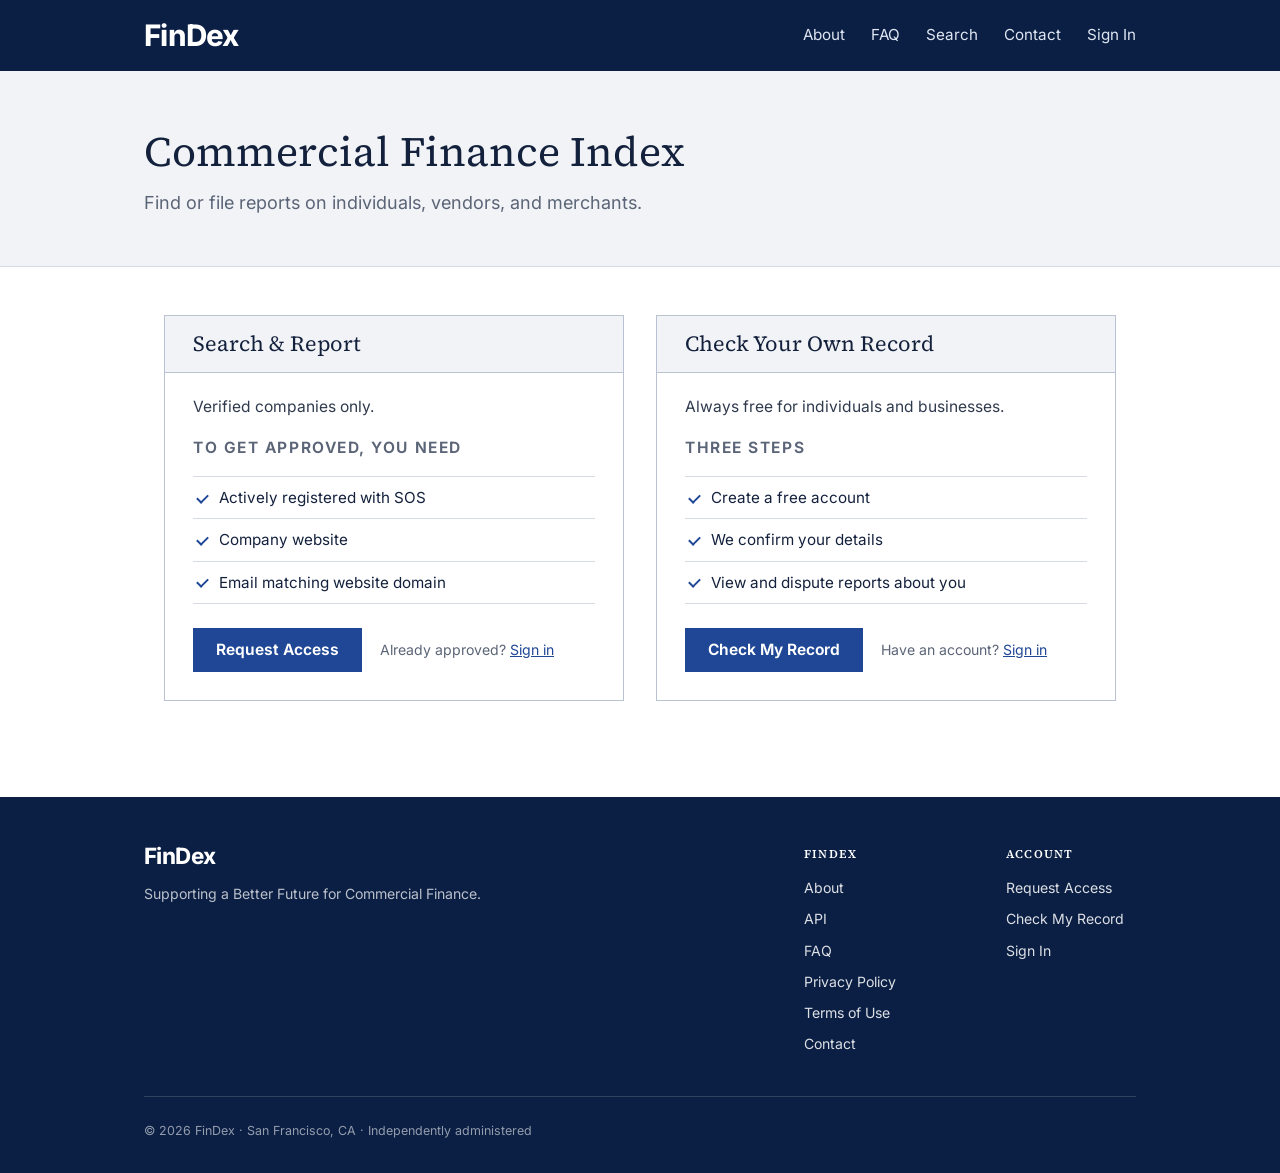
<file: index.html>
<!doctype html>
<html lang="en">
<head>
<meta charset="utf-8">
<meta name="viewport" content="width=device-width, initial-scale=1">
<title>FinDex | Commercial Finance Index</title>
<meta name="description" content="Find or file reports on individuals, vendors, and merchants.">
<link rel="icon" href="favicon.ico?v=4" sizes="48x48">
<link rel="icon" href="favicon.svg?v=4" type="image/svg+xml">
<link rel="icon" href="favicon-32.png?v=4" type="image/png" sizes="32x32">
<link rel="icon" href="favicon-96.png?v=4" type="image/png" sizes="96x96">
<link rel="icon" href="icon-192.png?v=4" type="image/png" sizes="192x192">
<link rel="apple-touch-icon" href="apple-touch-icon.png?v=4">
<link rel="canonical" href="https://joinfindex.com/">
<meta name="theme-color" content="#0b1f44">
<meta property="og:type" content="website">
<meta property="og:site_name" content="FinDex">
<meta property="og:url" content="https://joinfindex.com/">
<meta property="og:title" content="FinDex | Commercial Finance Index">
<meta property="og:description" content="Find or file reports on individuals, vendors, and merchants.">
<meta property="og:image" content="https://joinfindex.com/og-image.png?v=4">
<meta property="og:image:width" content="1200">
<meta property="og:image:height" content="630">
<meta property="og:image:alt" content="FinDex">
<meta name="twitter:card" content="summary_large_image">
<meta name="twitter:title" content="FinDex | Commercial Finance Index">
<meta name="twitter:description" content="Find or file reports on individuals, vendors, and merchants.">
<meta name="twitter:image" content="https://joinfindex.com/og-image.png?v=4">
<link rel="preload" href="fonts/inter-latin-var.woff2" as="font" type="font/woff2" crossorigin>
<link rel="preload" href="fonts/source-serif-4-latin-400-normal.woff2" as="font" type="font/woff2" crossorigin>
<link rel="stylesheet" href="css/site.css?v=44">
</head>
<body>

<header class="header">
  <div class="inner">
    <a href="./" class="wordmark" aria-label="FinDex home">Fin<span>Dex</span></a>
    <button class="menu-toggle" type="button" aria-expanded="false" aria-controls="site-nav" aria-label="Open menu">
      <span class="menu-bars" aria-hidden="true"><span></span><span></span><span></span></span>
    </button>
    <nav class="nav" id="site-nav" aria-label="Main">
      <a href="about/">About</a>
      <a href="faq/">FAQ</a>
      <a href="https://app.joinfindex.com/search">Search</a>
      <a href="https://app.joinfindex.com/contact">Contact</a>
      <a href="https://app.joinfindex.com/login">Sign In</a>
    </nav>
  </div>
</header>

<main>
  <section class="home-hero" aria-labelledby="hero-title">
    <h1 id="hero-title">Commercial Finance Index</h1>
    <p>Find or file reports on individuals, vendors, and merchants.</p>
  </section>
  <div class="home tiles">
    <div class="cards">
      <section class="card tile" aria-labelledby="card-search">
        <div class="card-body">
          <h2 class="tile-title" id="card-search">Search &amp; Report</h2>
          <p>Verified companies only.</p>
          <p class="card-label" id="req-label">To get approved, you need</p>
          <ul class="card-list" aria-labelledby="req-label">
            <li>Actively registered with SOS</li>
            <li>Company website</li>
            <li>Email matching website domain</li>
          </ul>
          <div class="card-actions">
            <a class="button" href="https://app.joinfindex.com/request-access">Request Access</a>
            <span class="card-note">Already approved? <a href="https://app.joinfindex.com/login">Sign in</a></span>
          </div>
        </div>
      </section>
      <section class="card tile" aria-labelledby="card-record">
        <div class="card-body">
          <h2 class="tile-title" id="card-record">Check Your Own Record</h2>
          <p>Always free for individuals and businesses.</p>
          <p class="card-label" id="steps-label">Three steps</p>
          <ul class="card-list" aria-labelledby="steps-label">
            <li>Create a free account</li>
            <li>We confirm your details</li>
            <li>View and dispute reports about you</li>
          </ul>
          <div class="card-actions">
            <a class="button" href="https://app.joinfindex.com/check-my-record">Check My Record</a>
            <span class="card-note">Have an account? <a href="https://app.joinfindex.com/login">Sign in</a></span>
          </div>
        </div>
      </section>
    </div>
  </div>
</main>

<footer class="footer">
  <div class="inner">
    <div class="footer-main">
      <div class="footer-about">
        <a href="./" class="wordmark" aria-label="FinDex home">Fin<span>Dex</span></a>
        <p>Supporting a Better Future for Commercial Finance.</p>
      </div>
      <div class="footer-cols">
        <div>
          <p class="footer-head">FinDex</p>
          <a href="about/">About</a>
          <a href="api/">API</a>
          <a href="faq/">FAQ</a>
          <a href="privacy/">Privacy Policy</a>
          <a href="terms/">Terms of Use</a>
          <a href="https://app.joinfindex.com/contact">Contact</a>
        </div>
        <div>
          <p class="footer-head">Account</p>
          <a href="https://app.joinfindex.com/request-access">Request Access</a>
          <a href="https://app.joinfindex.com/check-my-record">Check My Record</a>
          <a href="https://app.joinfindex.com/login">Sign In</a>
        </div>
      </div>
    </div>
    <p class="operator"><span class="op-line">&copy; 2026 FinDex &middot; San Francisco, CA</span><span class="op-sep"> &middot; </span><span class="op-line">Independently administered</span></p>
  </div>
</footer>

<script>
  (function () {
    var header = document.querySelector('.header');
    var btn = document.querySelector('.menu-toggle');
    if (!header || !btn) return;
    var setOpen = function (open) {
      header.classList.toggle('menu-open', open);
      btn.setAttribute('aria-expanded', open ? 'true' : 'false');
      btn.setAttribute('aria-label', open ? 'Close menu' : 'Open menu');
    };
    btn.addEventListener('click', function () { setOpen(!header.classList.contains('menu-open')); });
    document.getElementById('site-nav').addEventListener('click', function (e) { if (e.target.closest('a')) setOpen(false); });
    document.addEventListener('keydown', function (e) { if (e.key === 'Escape') setOpen(false); });
  })();
  (function () {
    // One FAQ answer open at a time (fallback for browsers without <details name>).
    var items = document.querySelectorAll('.faq-list details');
    items.forEach(function (d) {
      d.addEventListener('toggle', function () {
        if (!d.open) return;
        items.forEach(function (o) { if (o !== d && o.open) o.open = false; });
      });
    });
  })();
</script>
</body>
</html>
</file>
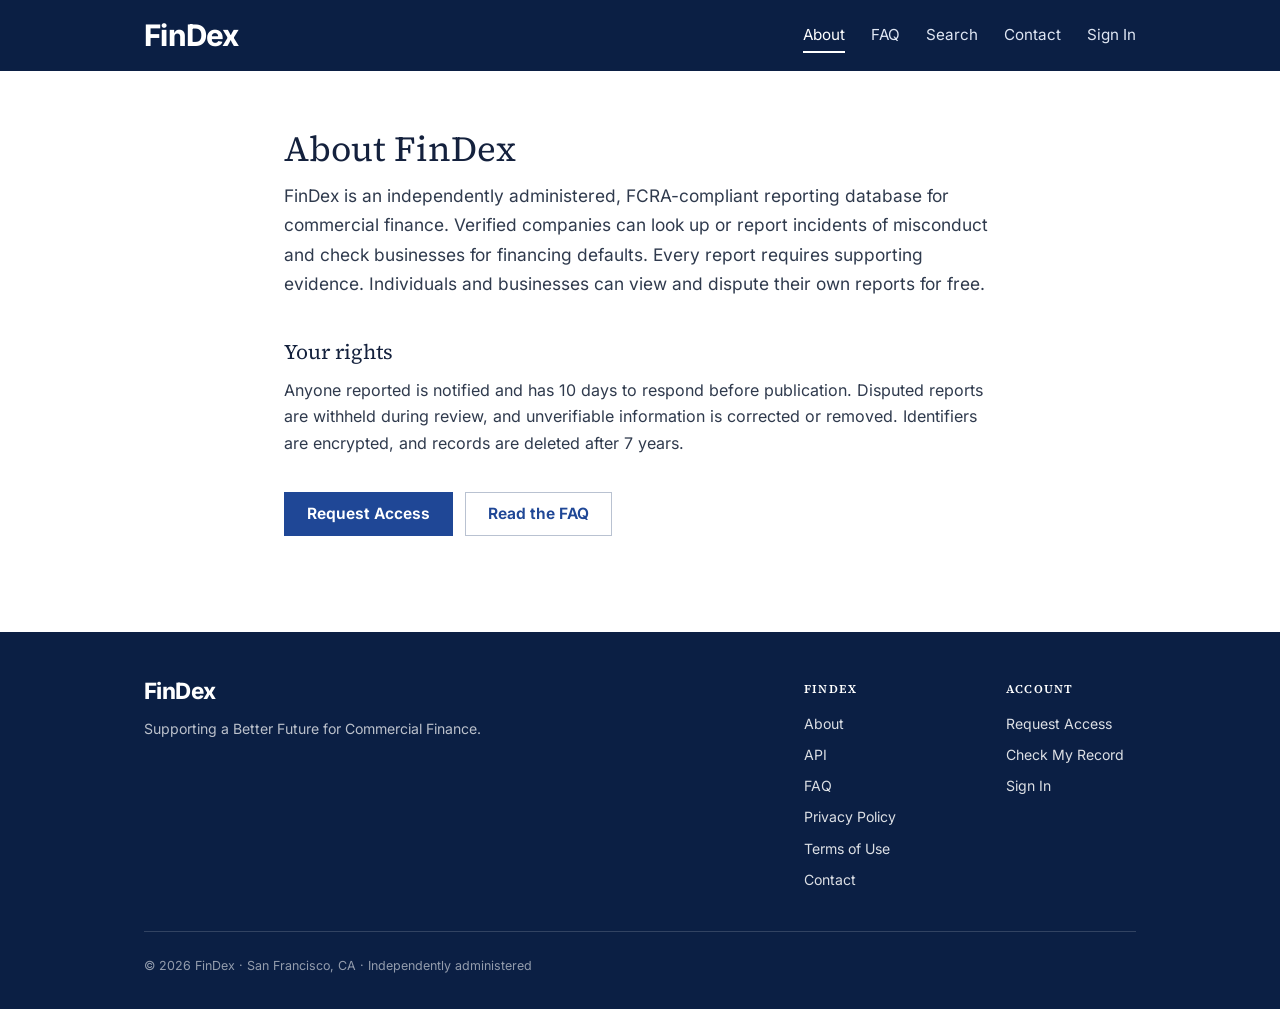
<file: about/index.html>
<!doctype html>
<html lang="en">
<head>
<meta charset="utf-8">
<meta name="viewport" content="width=device-width, initial-scale=1">
<title>About | FinDex</title>
<meta name="description" content="FinDex is an independently administered, FCRA-compliant reporting database for commercial finance. Verified companies can look up or report incidents of misconduct and check businesses for financing defaults.">
<link rel="icon" href="../favicon.ico?v=4" sizes="48x48">
<link rel="icon" href="../favicon.svg?v=4" type="image/svg+xml">
<link rel="icon" href="../favicon-32.png?v=4" type="image/png" sizes="32x32">
<link rel="icon" href="../favicon-96.png?v=4" type="image/png" sizes="96x96">
<link rel="icon" href="../icon-192.png?v=4" type="image/png" sizes="192x192">
<link rel="apple-touch-icon" href="../apple-touch-icon.png?v=4">
<link rel="canonical" href="https://joinfindex.com/about/">
<meta name="theme-color" content="#0b1f44">
<meta property="og:type" content="website">
<meta property="og:site_name" content="FinDex">
<meta property="og:url" content="https://joinfindex.com/about/">
<meta property="og:title" content="About | FinDex">
<meta property="og:description" content="FinDex is an independently administered, FCRA-compliant reporting database for commercial finance. Verified companies can look up or report incidents of misconduct and check businesses for financing defaults.">
<meta property="og:image" content="https://joinfindex.com/og-image.png?v=4">
<meta property="og:image:width" content="1200">
<meta property="og:image:height" content="630">
<meta property="og:image:alt" content="FinDex">
<meta name="twitter:card" content="summary_large_image">
<meta name="twitter:title" content="About | FinDex">
<meta name="twitter:description" content="FinDex is an independently administered, FCRA-compliant reporting database for commercial finance. Verified companies can look up or report incidents of misconduct and check businesses for financing defaults.">
<meta name="twitter:image" content="https://joinfindex.com/og-image.png?v=4">
<link rel="preload" href="../fonts/inter-latin-var.woff2" as="font" type="font/woff2" crossorigin>
<link rel="preload" href="../fonts/source-serif-4-latin-400-normal.woff2" as="font" type="font/woff2" crossorigin>
<link rel="stylesheet" href="../css/site.css?v=44">
</head>
<body>

<header class="header">
  <div class="inner">
    <a href="../" class="wordmark" aria-label="FinDex home">Fin<span>Dex</span></a>
    <button class="menu-toggle" type="button" aria-expanded="false" aria-controls="site-nav" aria-label="Open menu">
      <span class="menu-bars" aria-hidden="true"><span></span><span></span><span></span></span>
    </button>
    <nav class="nav" id="site-nav" aria-label="Main">
      <a href="../about/" class="active" aria-current="page">About</a>
      <a href="../faq/">FAQ</a>
      <a href="https://app.joinfindex.com/search">Search</a>
      <a href="https://app.joinfindex.com/contact">Contact</a>
      <a href="https://app.joinfindex.com/login">Sign In</a>
    </nav>
  </div>
</header>

<main>
  <div class="page">
    <h1>About FinDex</h1>
    <p class="lead">FinDex is an independently administered, FCRA-compliant reporting database for commercial finance. Verified companies can look up or report incidents of misconduct and check businesses for financing defaults. Every report requires supporting evidence. Individuals and businesses can view and dispute their own reports for free.</p>

    <h2>Your rights</h2>
    <p>Anyone reported is notified and has 10&nbsp;days to respond before publication. Disputed reports are withheld during review, and unverifiable information is corrected or removed. Identifiers are encrypted, and records are deleted after 7&nbsp;years.</p>

    <div class="actions">
      <a class="button" href="https://app.joinfindex.com/request-access">Request Access</a>
      <a class="button secondary" href="../faq/">Read the FAQ</a>
    </div>
  </div>
</main>

<footer class="footer">
  <div class="inner">
    <div class="footer-main">
      <div class="footer-about">
        <a href="../" class="wordmark" aria-label="FinDex home">Fin<span>Dex</span></a>
        <p>Supporting a Better Future for Commercial Finance.</p>
      </div>
      <div class="footer-cols">
        <div>
          <p class="footer-head">FinDex</p>
          <a href="../about/">About</a>
          <a href="../api/">API</a>
          <a href="../faq/">FAQ</a>
          <a href="../privacy/">Privacy Policy</a>
          <a href="../terms/">Terms of Use</a>
          <a href="https://app.joinfindex.com/contact">Contact</a>
        </div>
        <div>
          <p class="footer-head">Account</p>
          <a href="https://app.joinfindex.com/request-access">Request Access</a>
          <a href="https://app.joinfindex.com/check-my-record">Check My Record</a>
          <a href="https://app.joinfindex.com/login">Sign In</a>
        </div>
      </div>
    </div>
    <p class="operator"><span class="op-line">&copy; 2026 FinDex &middot; San Francisco, CA</span><span class="op-sep"> &middot; </span><span class="op-line">Independently administered</span></p>
  </div>
</footer>

<script>
  (function () {
    var header = document.querySelector('.header');
    var btn = document.querySelector('.menu-toggle');
    if (!header || !btn) return;
    var setOpen = function (open) {
      header.classList.toggle('menu-open', open);
      btn.setAttribute('aria-expanded', open ? 'true' : 'false');
      btn.setAttribute('aria-label', open ? 'Close menu' : 'Open menu');
    };
    btn.addEventListener('click', function () { setOpen(!header.classList.contains('menu-open')); });
    document.getElementById('site-nav').addEventListener('click', function (e) { if (e.target.closest('a')) setOpen(false); });
    document.addEventListener('keydown', function (e) { if (e.key === 'Escape') setOpen(false); });
  })();
  (function () {
    // One FAQ answer open at a time (fallback for browsers without <details name>).
    var items = document.querySelectorAll('.faq-list details');
    items.forEach(function (d) {
      d.addEventListener('toggle', function () {
        if (!d.open) return;
        items.forEach(function (o) { if (o !== d && o.open) o.open = false; });
      });
    });
  })();
</script>
</body>
</html>
</file>
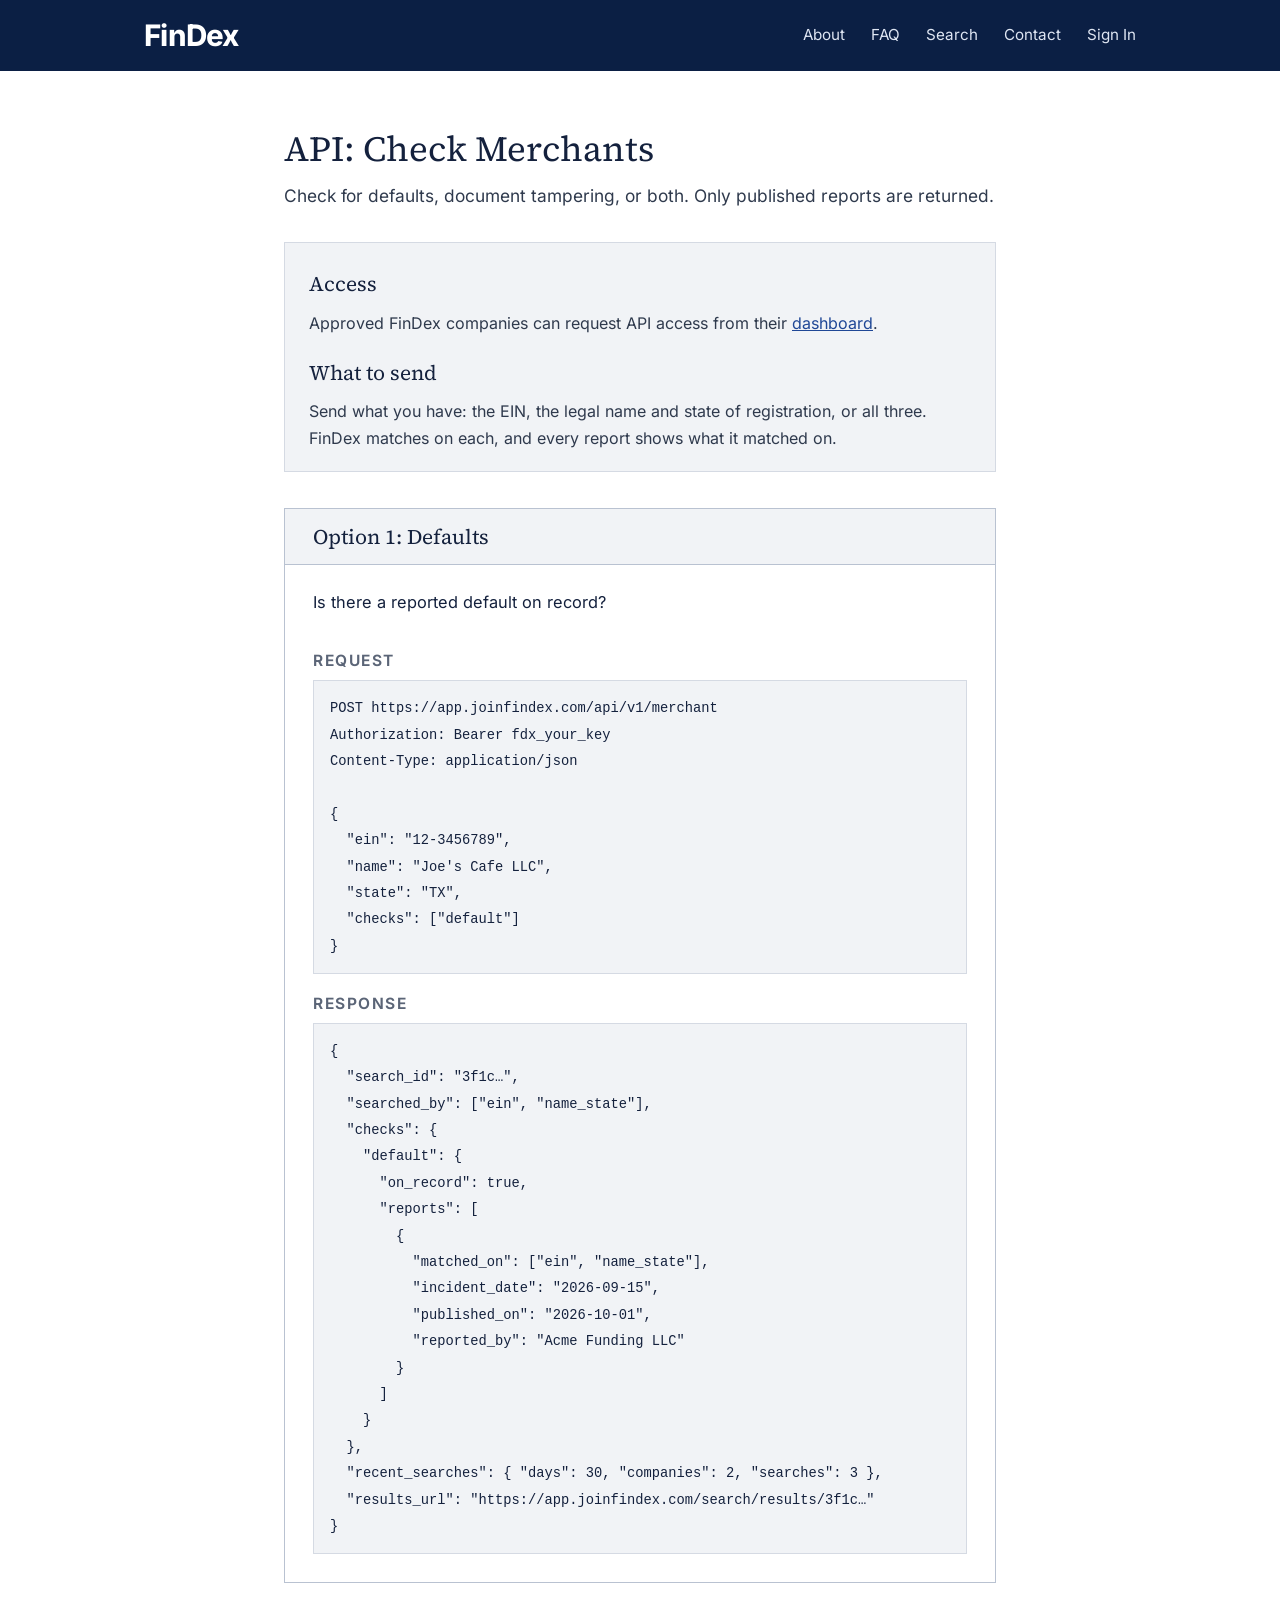
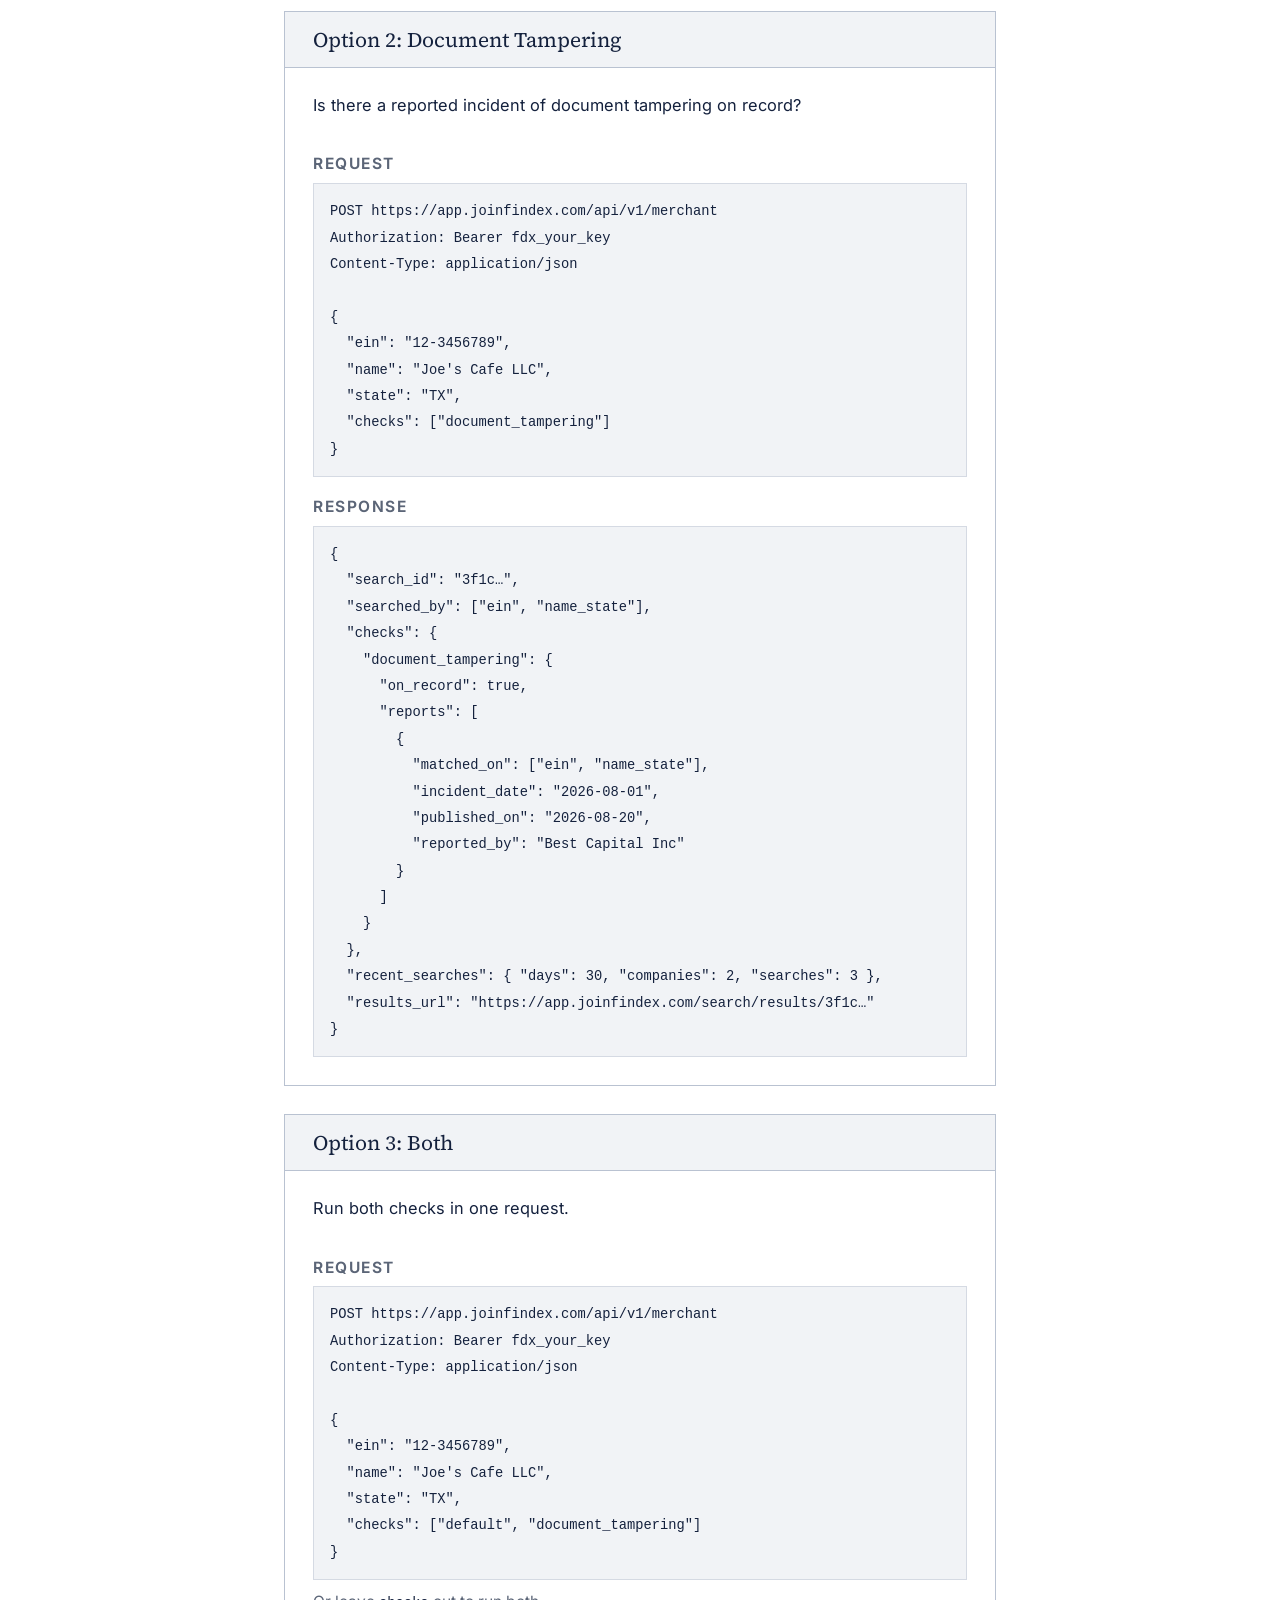
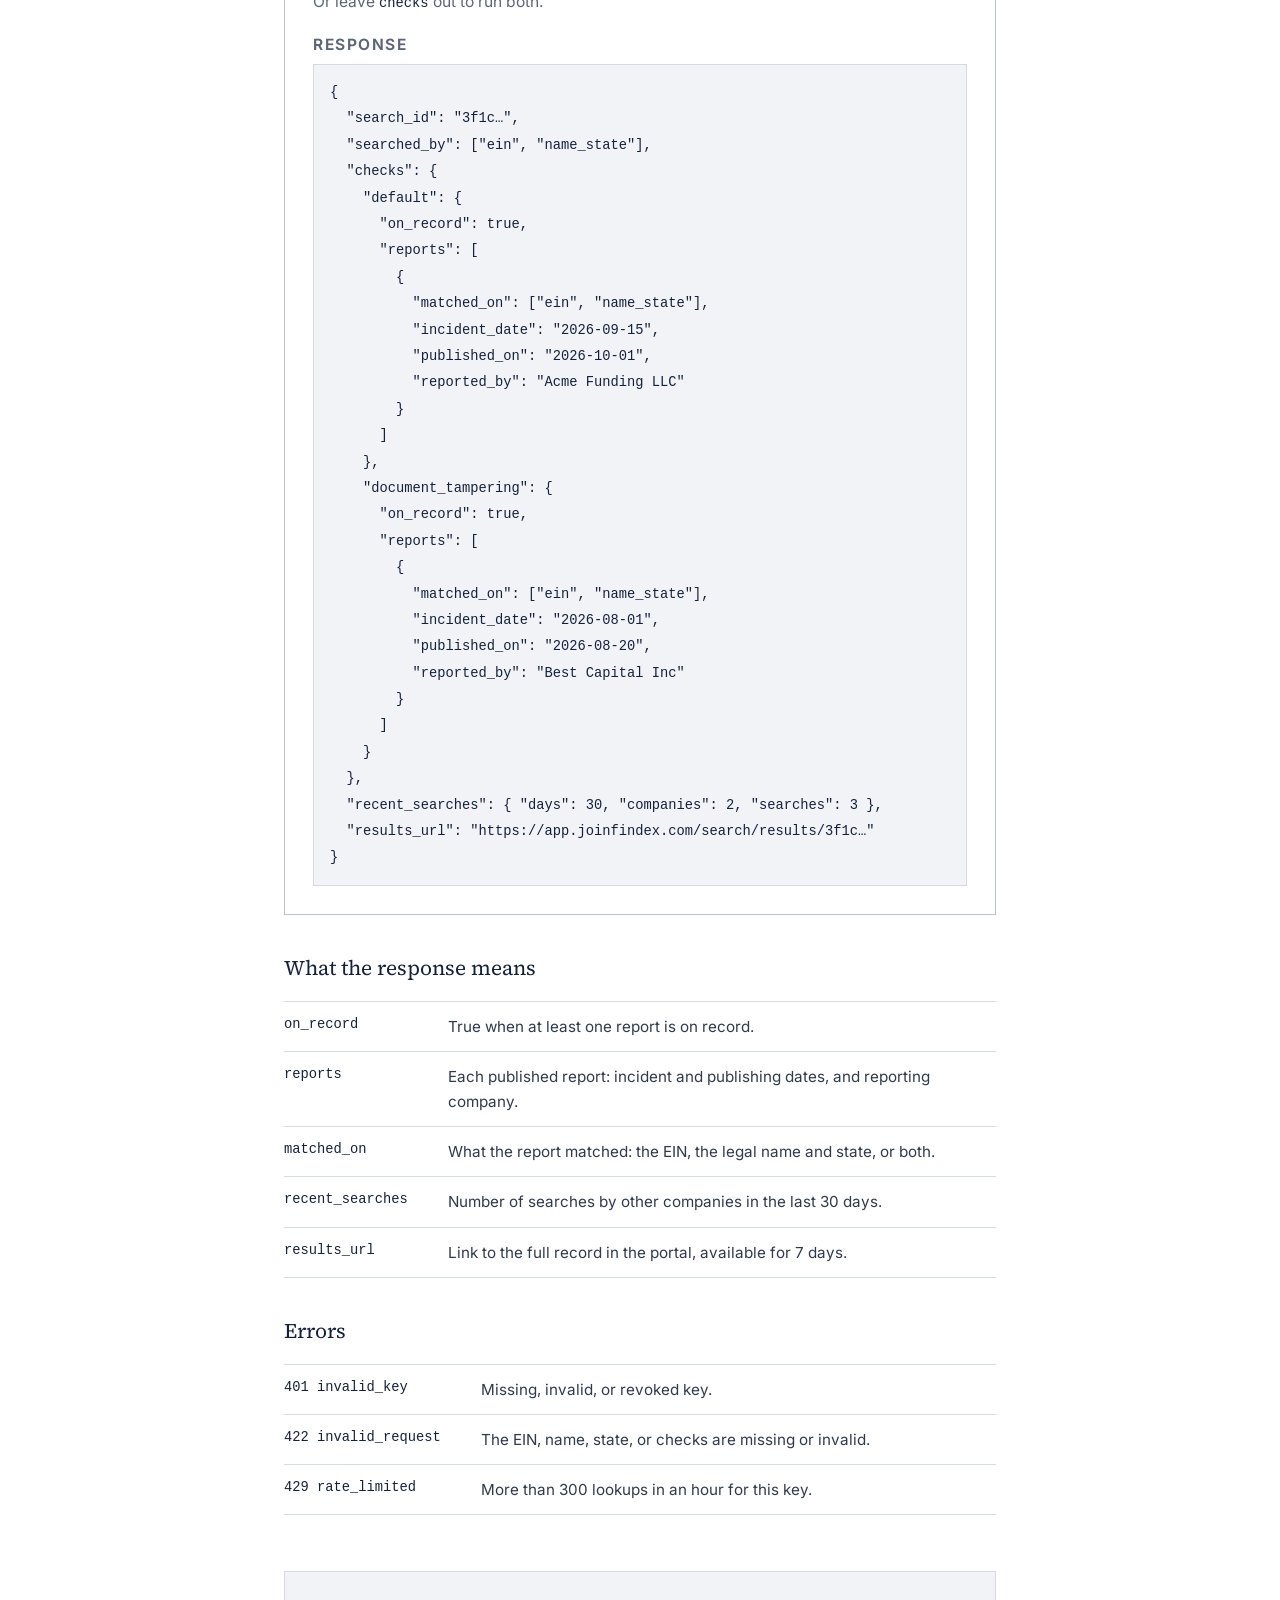
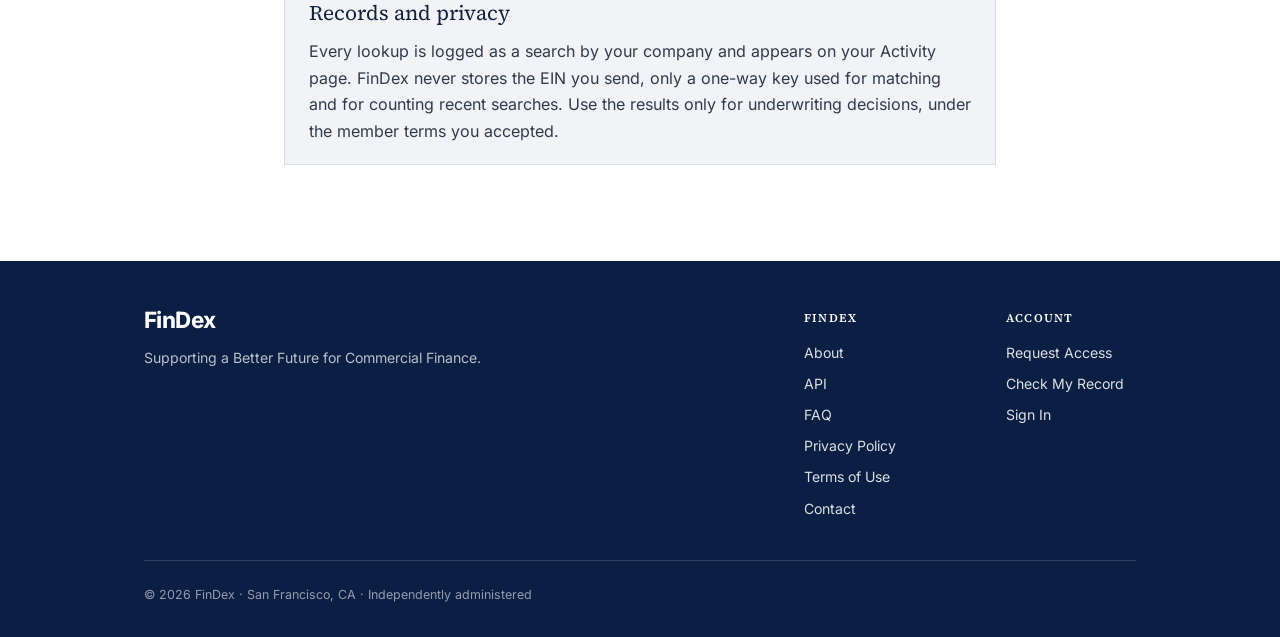
<file: api/index.html>
<!doctype html>
<html lang="en">
<head>
<meta charset="utf-8">
<meta name="viewport" content="width=device-width, initial-scale=1">
<title>API | FinDex</title>
<meta name="description" content="Check merchants for defaults and document tampering from your own systems, by EIN or by legal name and state.">
<link rel="icon" href="../favicon.ico?v=4" sizes="48x48">
<link rel="icon" href="../favicon.svg?v=4" type="image/svg+xml">
<link rel="icon" href="../favicon-32.png?v=4" type="image/png" sizes="32x32">
<link rel="icon" href="../favicon-96.png?v=4" type="image/png" sizes="96x96">
<link rel="icon" href="../icon-192.png?v=4" type="image/png" sizes="192x192">
<link rel="apple-touch-icon" href="../apple-touch-icon.png?v=4">
<link rel="canonical" href="https://joinfindex.com/api/">
<meta name="theme-color" content="#0b1f44">
<meta property="og:type" content="website">
<meta property="og:site_name" content="FinDex">
<meta property="og:url" content="https://joinfindex.com/api/">
<meta property="og:title" content="API | FinDex">
<meta property="og:description" content="Check merchants for defaults and document tampering from your own systems, by EIN or by legal name and state.">
<meta property="og:image" content="https://joinfindex.com/og-image.png?v=4">
<meta property="og:image:width" content="1200">
<meta property="og:image:height" content="630">
<meta property="og:image:alt" content="FinDex">
<meta name="twitter:card" content="summary_large_image">
<meta name="twitter:title" content="API | FinDex">
<meta name="twitter:description" content="Check merchants for defaults and document tampering from your own systems, by EIN or by legal name and state.">
<meta name="twitter:image" content="https://joinfindex.com/og-image.png?v=4">
<link rel="preload" href="../fonts/inter-latin-var.woff2" as="font" type="font/woff2" crossorigin>
<link rel="preload" href="../fonts/source-serif-4-latin-400-normal.woff2" as="font" type="font/woff2" crossorigin>
<link rel="stylesheet" href="../css/site.css?v=44">
</head>
<body>

<header class="header">
  <div class="inner">
    <a href="../" class="wordmark" aria-label="FinDex home">Fin<span>Dex</span></a>
    <button class="menu-toggle" type="button" aria-expanded="false" aria-controls="site-nav" aria-label="Open menu">
      <span class="menu-bars" aria-hidden="true"><span></span><span></span><span></span></span>
    </button>
    <nav class="nav" id="site-nav" aria-label="Main">
      <a href="../about/">About</a>
      <a href="../faq/">FAQ</a>
      <a href="https://app.joinfindex.com/search">Search</a>
      <a href="https://app.joinfindex.com/contact">Contact</a>
      <a href="https://app.joinfindex.com/login">Sign In</a>
    </nav>
  </div>
</header>

<main>
  <div class="page">
    <h1>API: Check Merchants</h1>
    <p class="lead">Check for defaults, document tampering, or both. Only published reports are returned.</p>

    <div class="info-box">
      <h2>Access</h2>
      <p>Approved FinDex companies can request API access from their <a href="https://app.joinfindex.com/dashboard">dashboard</a>.</p>

      <h2>What to send</h2>
      <p>Send what you have: the EIN, the legal name and state of registration, or all three. FinDex matches on each, and every report shows what it matched on.</p>
    </div>

    <div class="options-list">
    <section class="card option" aria-labelledby="opt1">
      <h2 class="card-band" id="opt1">Option 1: Defaults</h2>
      <div class="card-body">
        <p>Is there a reported default on record?</p>
        <p class="card-label">Request</p>
        <pre class="code"><code>POST https://app.joinfindex.com/api/v1/merchant
Authorization: Bearer fdx_your_key
Content-Type: application/json

{
  "ein": "12-3456789",
  "name": "Joe's Cafe LLC",
  "state": "TX",
  "checks": ["default"]
}</code></pre>
        <p class="card-label">Response</p>
        <pre class="code"><code>{
  "search_id": "3f1c…",
  "searched_by": ["ein", "name_state"],
  "checks": {
    "default": {
      "on_record": true,
      "reports": [
        {
          "matched_on": ["ein", "name_state"],
          "incident_date": "2026-09-15",
          "published_on": "2026-10-01",
          "reported_by": "Acme Funding LLC"
        }
      ]
    }
  },
  "recent_searches": { "days": 30, "companies": 2, "searches": 3 },
  "results_url": "https://app.joinfindex.com/search/results/3f1c…"
}</code></pre>
      </div>
    </section>

    <section class="card option" aria-labelledby="opt2">
      <h2 class="card-band" id="opt2">Option 2: Document Tampering</h2>
      <div class="card-body">
        <p>Is there a reported incident of document tampering on record?</p>
        <p class="card-label">Request</p>
        <pre class="code"><code>POST https://app.joinfindex.com/api/v1/merchant
Authorization: Bearer fdx_your_key
Content-Type: application/json

{
  "ein": "12-3456789",
  "name": "Joe's Cafe LLC",
  "state": "TX",
  "checks": ["document_tampering"]
}</code></pre>
        <p class="card-label">Response</p>
        <pre class="code"><code>{
  "search_id": "3f1c…",
  "searched_by": ["ein", "name_state"],
  "checks": {
    "document_tampering": {
      "on_record": true,
      "reports": [
        {
          "matched_on": ["ein", "name_state"],
          "incident_date": "2026-08-01",
          "published_on": "2026-08-20",
          "reported_by": "Best Capital Inc"
        }
      ]
    }
  },
  "recent_searches": { "days": 30, "companies": 2, "searches": 3 },
  "results_url": "https://app.joinfindex.com/search/results/3f1c…"
}</code></pre>
      </div>
    </section>

    <section class="card option" aria-labelledby="opt3">
      <h2 class="card-band" id="opt3">Option 3: Both</h2>
      <div class="card-body">
        <p>Run both checks in one request.</p>
        <p class="card-label">Request</p>
        <pre class="code"><code>POST https://app.joinfindex.com/api/v1/merchant
Authorization: Bearer fdx_your_key
Content-Type: application/json

{
  "ein": "12-3456789",
  "name": "Joe's Cafe LLC",
  "state": "TX",
  "checks": ["default", "document_tampering"]
}</code></pre>
        <p class="note">Or leave <code>checks</code> out to run both.</p>
        <p class="card-label">Response</p>
        <pre class="code"><code>{
  "search_id": "3f1c…",
  "searched_by": ["ein", "name_state"],
  "checks": {
    "default": {
      "on_record": true,
      "reports": [
        {
          "matched_on": ["ein", "name_state"],
          "incident_date": "2026-09-15",
          "published_on": "2026-10-01",
          "reported_by": "Acme Funding LLC"
        }
      ]
    },
    "document_tampering": {
      "on_record": true,
      "reports": [
        {
          "matched_on": ["ein", "name_state"],
          "incident_date": "2026-08-01",
          "published_on": "2026-08-20",
          "reported_by": "Best Capital Inc"
        }
      ]
    }
  },
  "recent_searches": { "days": 30, "companies": 2, "searches": 3 },
  "results_url": "https://app.joinfindex.com/search/results/3f1c…"
}</code></pre>
      </div>
    </section>
    </div>

    <h2>What the response means</h2>
    <dl class="fields">
      <dt>on_record</dt><dd>True when at least one report is on record.</dd>
      <dt>reports</dt><dd>Each published report: incident and publishing dates, and reporting company.</dd>
      <dt>matched_on</dt><dd>What the report matched: the EIN, the legal name and state, or both.</dd>
      <dt>recent_searches</dt><dd>Number of searches by other companies in the last 30&nbsp;days.</dd>
      <dt>results_url</dt><dd>Link to the full record in the portal, available for 7&nbsp;days.</dd>
    </dl>

    <h2>Errors</h2>
    <dl class="fields">
      <dt>401 invalid_key</dt><dd>Missing, invalid, or revoked key.</dd>
      <dt>422 invalid_request</dt><dd>The EIN, name, state, or checks are missing or invalid.</dd>
      <dt>429 rate_limited</dt><dd>More than 300 lookups in an hour for this key.</dd>
    </dl>

    <div class="info-box">
      <h2>Records and privacy</h2>
      <p>Every lookup is logged as a search by your company and appears on your Activity page. FinDex never stores the EIN you send, only a one-way key used for matching and for counting recent searches. Use the results only for underwriting decisions, under the member terms you accepted.</p>
    </div>
  </div>
</main>

<footer class="footer">
  <div class="inner">
    <div class="footer-main">
      <div class="footer-about">
        <a href="../" class="wordmark" aria-label="FinDex home">Fin<span>Dex</span></a>
        <p>Supporting a Better Future for Commercial Finance.</p>
      </div>
      <div class="footer-cols">
        <div>
          <p class="footer-head">FinDex</p>
          <a href="../about/">About</a>
          <a href="../api/">API</a>
          <a href="../faq/">FAQ</a>
          <a href="../privacy/">Privacy Policy</a>
          <a href="../terms/">Terms of Use</a>
          <a href="https://app.joinfindex.com/contact">Contact</a>
        </div>
        <div>
          <p class="footer-head">Account</p>
          <a href="https://app.joinfindex.com/request-access">Request Access</a>
          <a href="https://app.joinfindex.com/check-my-record">Check My Record</a>
          <a href="https://app.joinfindex.com/login">Sign In</a>
        </div>
      </div>
    </div>
    <p class="operator"><span class="op-line">&copy; 2026 FinDex &middot; San Francisco, CA</span><span class="op-sep"> &middot; </span><span class="op-line">Independently administered</span></p>
  </div>
</footer>

<script>
  (function () {
    var header = document.querySelector('.header');
    var btn = document.querySelector('.menu-toggle');
    if (!header || !btn) return;
    var setOpen = function (open) {
      header.classList.toggle('menu-open', open);
      btn.setAttribute('aria-expanded', open ? 'true' : 'false');
      btn.setAttribute('aria-label', open ? 'Close menu' : 'Open menu');
    };
    btn.addEventListener('click', function () { setOpen(!header.classList.contains('menu-open')); });
    document.getElementById('site-nav').addEventListener('click', function (e) { if (e.target.closest('a')) setOpen(false); });
    document.addEventListener('keydown', function (e) { if (e.key === 'Escape') setOpen(false); });
  })();
  (function () {
    // One FAQ answer open at a time (fallback for browsers without <details name>).
    var items = document.querySelectorAll('.faq-list details');
    items.forEach(function (d) {
      d.addEventListener('toggle', function () {
        if (!d.open) return;
        items.forEach(function (o) { if (o !== d && o.open) o.open = false; });
      });
    });
  })();
</script>
</body>
</html>
</file>
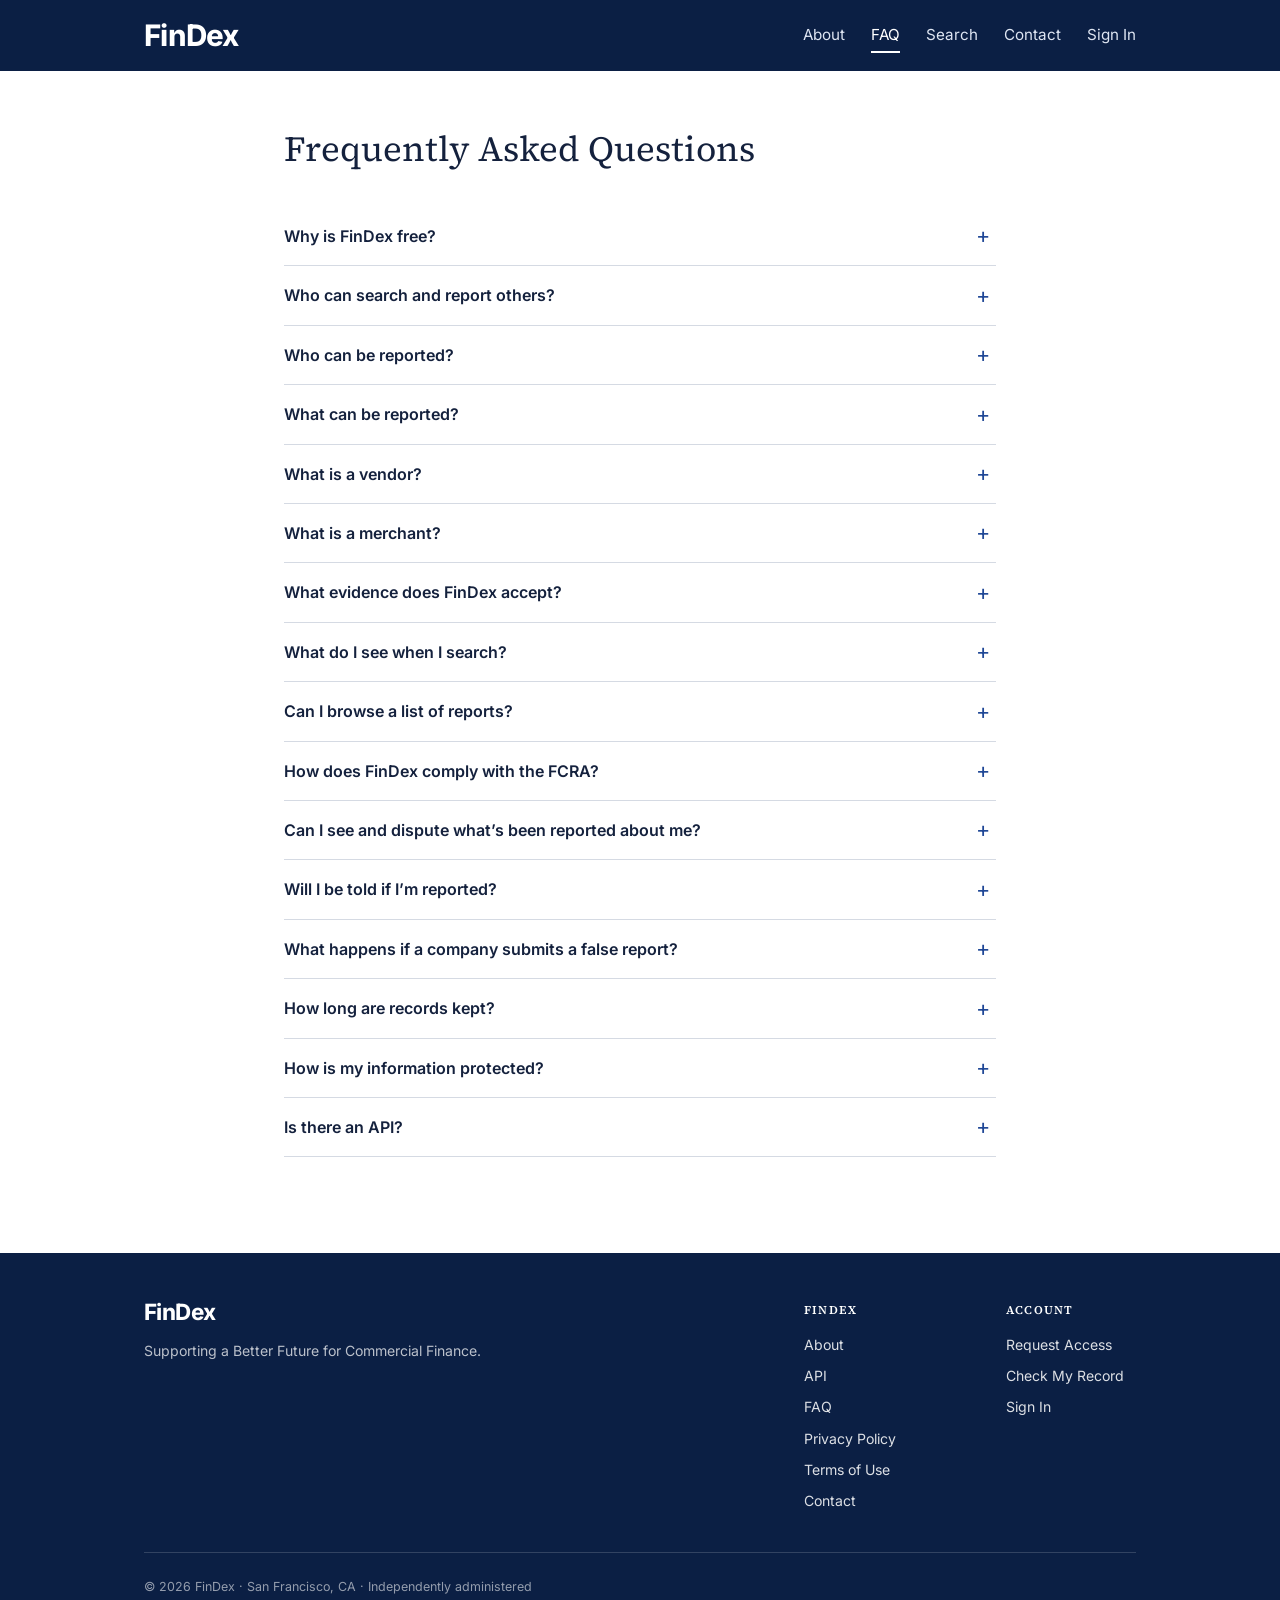
<file: faq/index.html>
<!doctype html>
<html lang="en">
<head>
<meta charset="utf-8">
<meta name="viewport" content="width=device-width, initial-scale=1">
<title>FAQ | FinDex</title>
<meta name="description" content="Answers about searching, reporting, disputes, the FCRA, and data security at FinDex.">
<link rel="icon" href="../favicon.ico?v=4" sizes="48x48">
<link rel="icon" href="../favicon.svg?v=4" type="image/svg+xml">
<link rel="icon" href="../favicon-32.png?v=4" type="image/png" sizes="32x32">
<link rel="icon" href="../favicon-96.png?v=4" type="image/png" sizes="96x96">
<link rel="icon" href="../icon-192.png?v=4" type="image/png" sizes="192x192">
<link rel="apple-touch-icon" href="../apple-touch-icon.png?v=4">
<link rel="canonical" href="https://joinfindex.com/faq/">
<meta name="theme-color" content="#0b1f44">
<meta property="og:type" content="website">
<meta property="og:site_name" content="FinDex">
<meta property="og:url" content="https://joinfindex.com/faq/">
<meta property="og:title" content="FAQ | FinDex">
<meta property="og:description" content="Answers about searching, reporting, disputes, the FCRA, and data security at FinDex.">
<meta property="og:image" content="https://joinfindex.com/og-image.png?v=4">
<meta property="og:image:width" content="1200">
<meta property="og:image:height" content="630">
<meta property="og:image:alt" content="FinDex">
<meta name="twitter:card" content="summary_large_image">
<meta name="twitter:title" content="FAQ | FinDex">
<meta name="twitter:description" content="Answers about searching, reporting, disputes, the FCRA, and data security at FinDex.">
<meta name="twitter:image" content="https://joinfindex.com/og-image.png?v=4">
<link rel="preload" href="../fonts/inter-latin-var.woff2" as="font" type="font/woff2" crossorigin>
<link rel="preload" href="../fonts/source-serif-4-latin-400-normal.woff2" as="font" type="font/woff2" crossorigin>
<link rel="stylesheet" href="../css/site.css?v=44">
</head>
<body>

<header class="header">
  <div class="inner">
    <a href="../" class="wordmark" aria-label="FinDex home">Fin<span>Dex</span></a>
    <button class="menu-toggle" type="button" aria-expanded="false" aria-controls="site-nav" aria-label="Open menu">
      <span class="menu-bars" aria-hidden="true"><span></span><span></span><span></span></span>
    </button>
    <nav class="nav" id="site-nav" aria-label="Main">
      <a href="../about/">About</a>
      <a href="../faq/" class="active" aria-current="page">FAQ</a>
      <a href="https://app.joinfindex.com/search">Search</a>
      <a href="https://app.joinfindex.com/contact">Contact</a>
      <a href="https://app.joinfindex.com/login">Sign In</a>
    </nav>
  </div>
</header>

<main>
  <div class="page">
    <h1>Frequently Asked Questions</h1>
    <section aria-label="Questions">
      <div class="faq-list">
        <details name="faq">
          <summary>Why is FinDex free?</summary>
          <div class="faq-a"><p>FinDex is free so companies across commercial finance can help build a reliable record from the start. Access is limited to verified companies, and every report is reviewed for supporting evidence before it is published. If the cost of maintaining the index requires fees in the future, they will be announced well in advance, with affordability and accessibility as priorities.</p></div>
        </details>
        <details name="faq">
          <summary>Who can search and report others?</summary>
          <div class="faq-a"><p>Verified companies only. One account per company.</p></div>
        </details>
        <details name="faq">
          <summary>Who can be reported?</summary>
          <div class="faq-a"><ul><li>Employees</li><li>Contractors</li><li>Vendors</li><li>Merchants</li></ul></div>
        </details>
        <details name="faq">
          <summary>What can be reported?</summary>
          <div class="faq-a"><ul><li>Accidental Data Exposure</li><li>Data Theft (Backdooring)</li><li>Defaulted on Financing</li><li>Document Tampering</li><li>False or Misleading Statements</li><li>Impersonation</li><li>Operating without State License</li><li>Operating without State Registration</li><li>Unauthorized Fees</li><li>Violation of FCRA, ECOA, UDAP, or TCPA</li><li>Other (<a href="https://app.joinfindex.com/contact">Contact Us</a>)</li></ul></div>
        </details>
        <details name="faq">
          <summary>What is a vendor?</summary>
          <div class="faq-a"><p>A vendor is a company you work with, such as:</p><ul><li>CRM or LOS</li><li>Underwriting &amp; Decisioning</li><li>Document Processing &amp; Fraud Detection</li><li>Lead &amp; Data Providers</li><li>Marketplaces &amp; Submission Platforms</li><li>Payments, Servicing &amp; Collections</li><li>Outsourced Operations</li><li>IT &amp; Security</li><li>Legal &amp; Compliance</li><li>Broker partner</li><li>Lender partner</li><li>Other Service Providers</li></ul></div>
        </details>
        <details name="faq">
          <summary>What is a merchant?</summary>
          <div class="faq-a"><p>A merchant is a business that applied for or received funding.</p></div>
        </details>
        <details name="faq">
          <summary>What evidence does FinDex accept?</summary>
          <div class="faq-a"><p>Redact PII that isn&rsquo;t needed to verify the incident. Examples include:</p><ul><li>Emails</li><li>Text messages</li><li>Online chat transcripts</li><li>Call recordings</li><li>Screenshots</li><li>Screen recordings</li><li>System access and activity logs</li><li>Applications, bank statements, and other supporting documents</li><li>Fraud detection reports</li><li>Invoices, payment requests, and receipts</li><li>Funding and commission records</li><li>Default notices and related correspondence</li><li>Data breach or incident notifications</li><li>Written policies</li><li>Fee schedules</li></ul></div>
        </details>
        <details name="faq">
          <summary>What do I see when I search?</summary>
          <div class="faq-a"><p>Depending on the incident type:</p><ul><li>Date</li><li>Reporting Party</li><li>Reporting Category</li><li>Description</li><li>Evidence</li><li>Number of searches last 30 days</li></ul></div>
        </details>
        <details name="faq">
          <summary>Can I browse a list of reports?</summary>
          <div class="faq-a"><p>No. To protect privacy and prevent solicitation, FinDex doesn&rsquo;t display lists of reported businesses or individuals.</p></div>
        </details>
        <details name="faq">
          <summary>How does FinDex comply with the FCRA?</summary>
          <div class="faq-a"><p>Only verified companies can search for individuals, and only for employment screening. FinDex requires the individual&rsquo;s written authorization, logs every search, and notifies the individual, with the CFPB Summary of Rights, before any report about them is published. Individuals can access their record for free, see who requested it, and dispute inaccuracies. FinDex generally completes reinvestigations within 30&nbsp;days of receiving a dispute.</p></div>
        </details>
        <details name="faq">
          <summary>Can I see and dispute what&rsquo;s been reported about me?</summary>
          <div class="faq-a"><p>Yes. Select &ldquo;<a href="https://app.joinfindex.com/check-my-record">Check My Record</a>&rdquo; to create a free account and dispute reports about you or your business at no cost.</p></div>
        </details>
        <details name="faq">
          <summary>Will I be told if I&rsquo;m reported?</summary>
          <div class="faq-a"><p>Yes. We&rsquo;ll email you, tell you which company submitted the report, and give you 10&nbsp;days to respond before it can be published.</p></div>
        </details>
        <details name="faq">
          <summary>What happens if a company submits a false report?</summary>
          <div class="faq-a"><p>We remove reports found to contain false information. Companies that repeatedly submit falsified reports may lose access and may themselves be reported.</p></div>
        </details>
        <details name="faq">
          <summary>How long are records kept?</summary>
          <div class="faq-a"><p>We permanently delete records and supporting evidence after seven years unless a dispute is still open.</p></div>
        </details>
        <details name="faq">
          <summary>How is my information protected?</summary>
          <div class="faq-a"><p>FinDex never asks for a Social Security number. We encrypt and mask dates of birth and EINs and keep them out of search results and emails. We store supporting evidence on infrastructure covered by a SOC&nbsp;2 Type&nbsp;II audit.</p></div>
        </details>
        <details name="faq">
          <summary>Is there an API?</summary>
          <div class="faq-a"><p>Yes. Request API access from your dashboard. See the <a href="../api/">API documentation</a>.</p></div>
        </details>
      </div>
    </section>
  </div>
</main>

<footer class="footer">
  <div class="inner">
    <div class="footer-main">
      <div class="footer-about">
        <a href="../" class="wordmark" aria-label="FinDex home">Fin<span>Dex</span></a>
        <p>Supporting a Better Future for Commercial Finance.</p>
      </div>
      <div class="footer-cols">
        <div>
          <p class="footer-head">FinDex</p>
          <a href="../about/">About</a>
          <a href="../api/">API</a>
          <a href="../faq/">FAQ</a>
          <a href="../privacy/">Privacy Policy</a>
          <a href="../terms/">Terms of Use</a>
          <a href="https://app.joinfindex.com/contact">Contact</a>
        </div>
        <div>
          <p class="footer-head">Account</p>
          <a href="https://app.joinfindex.com/request-access">Request Access</a>
          <a href="https://app.joinfindex.com/check-my-record">Check My Record</a>
          <a href="https://app.joinfindex.com/login">Sign In</a>
        </div>
      </div>
    </div>
    <p class="operator"><span class="op-line">&copy; 2026 FinDex &middot; San Francisco, CA</span><span class="op-sep"> &middot; </span><span class="op-line">Independently administered</span></p>
  </div>
</footer>

<script>
  (function () {
    var header = document.querySelector('.header');
    var btn = document.querySelector('.menu-toggle');
    if (!header || !btn) return;
    var setOpen = function (open) {
      header.classList.toggle('menu-open', open);
      btn.setAttribute('aria-expanded', open ? 'true' : 'false');
      btn.setAttribute('aria-label', open ? 'Close menu' : 'Open menu');
    };
    btn.addEventListener('click', function () { setOpen(!header.classList.contains('menu-open')); });
    document.getElementById('site-nav').addEventListener('click', function (e) { if (e.target.closest('a')) setOpen(false); });
    document.addEventListener('keydown', function (e) { if (e.key === 'Escape') setOpen(false); });
  })();
  (function () {
    // One FAQ answer open at a time (fallback for browsers without <details name>).
    var items = document.querySelectorAll('.faq-list details');
    items.forEach(function (d) {
      d.addEventListener('toggle', function () {
        if (!d.open) return;
        items.forEach(function (o) { if (o !== d && o.open) o.open = false; });
      });
    });
  })();
</script>
</body>
</html>
</file>
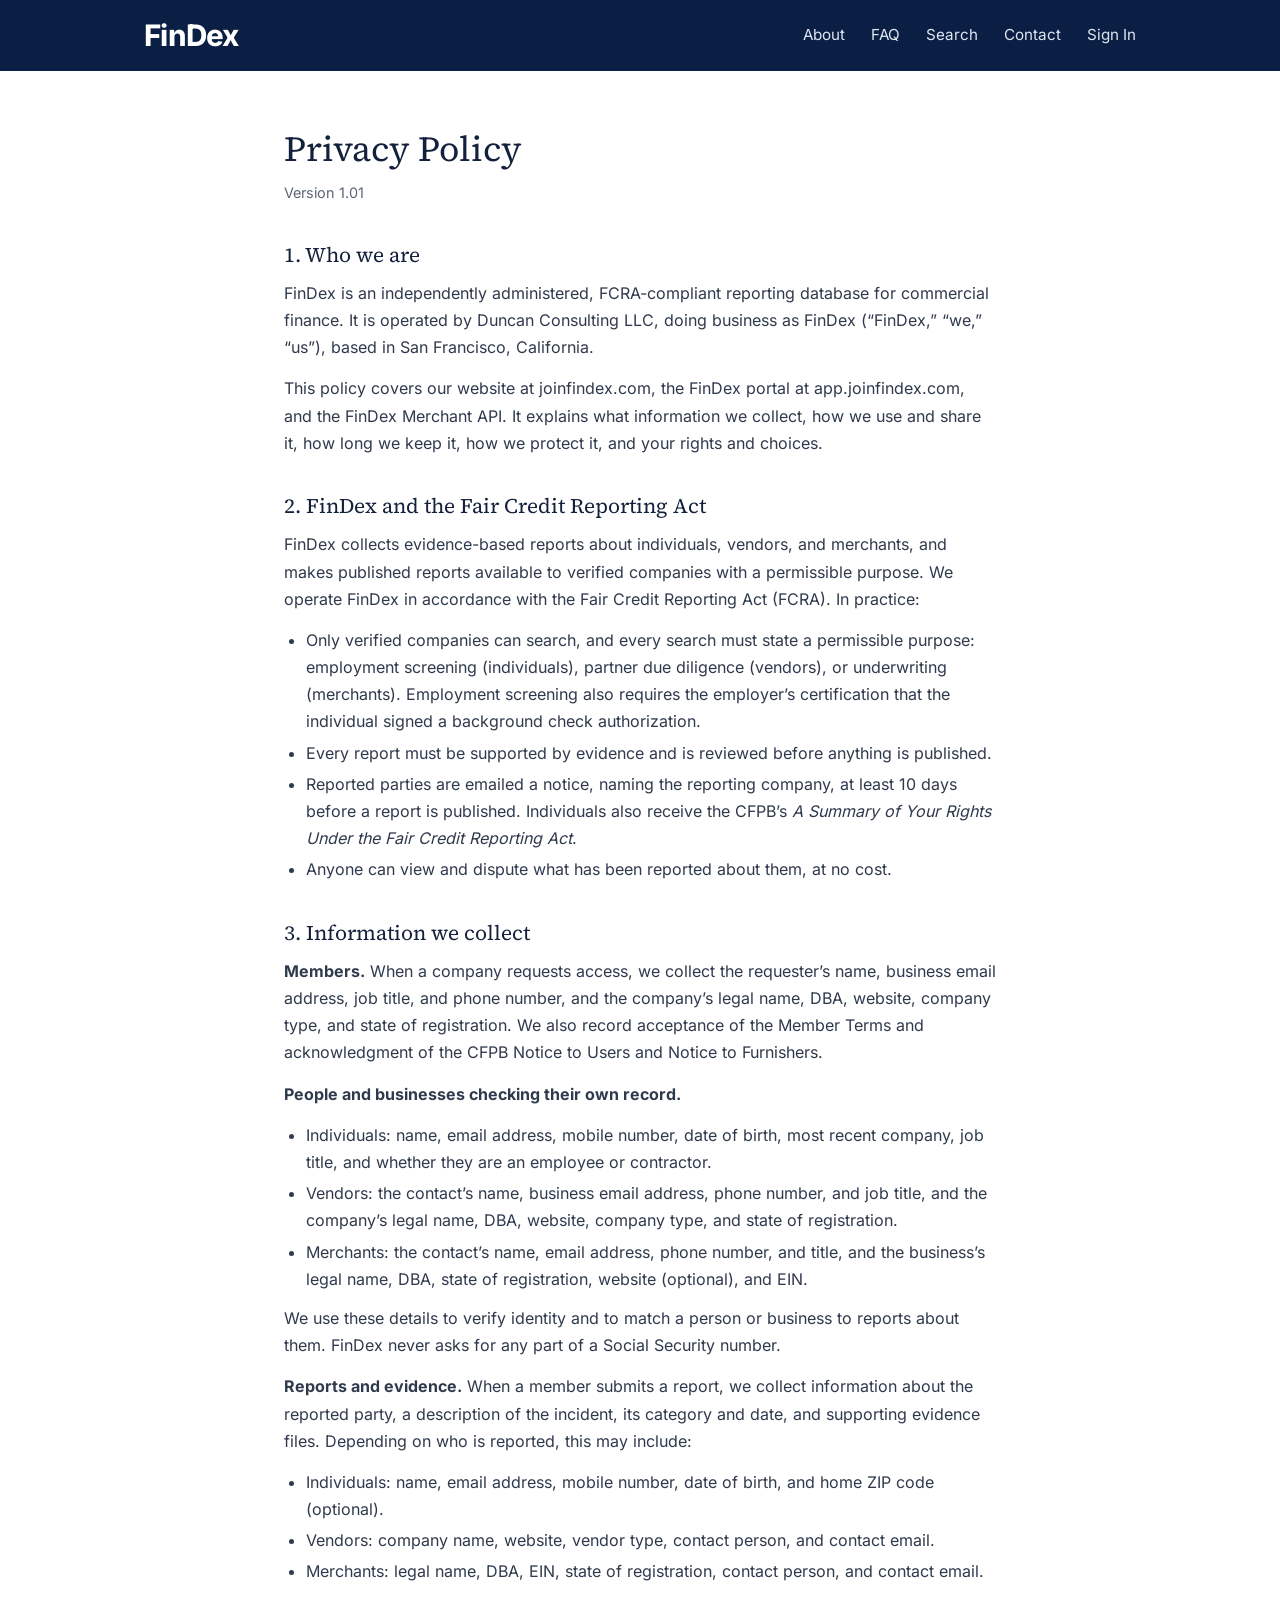
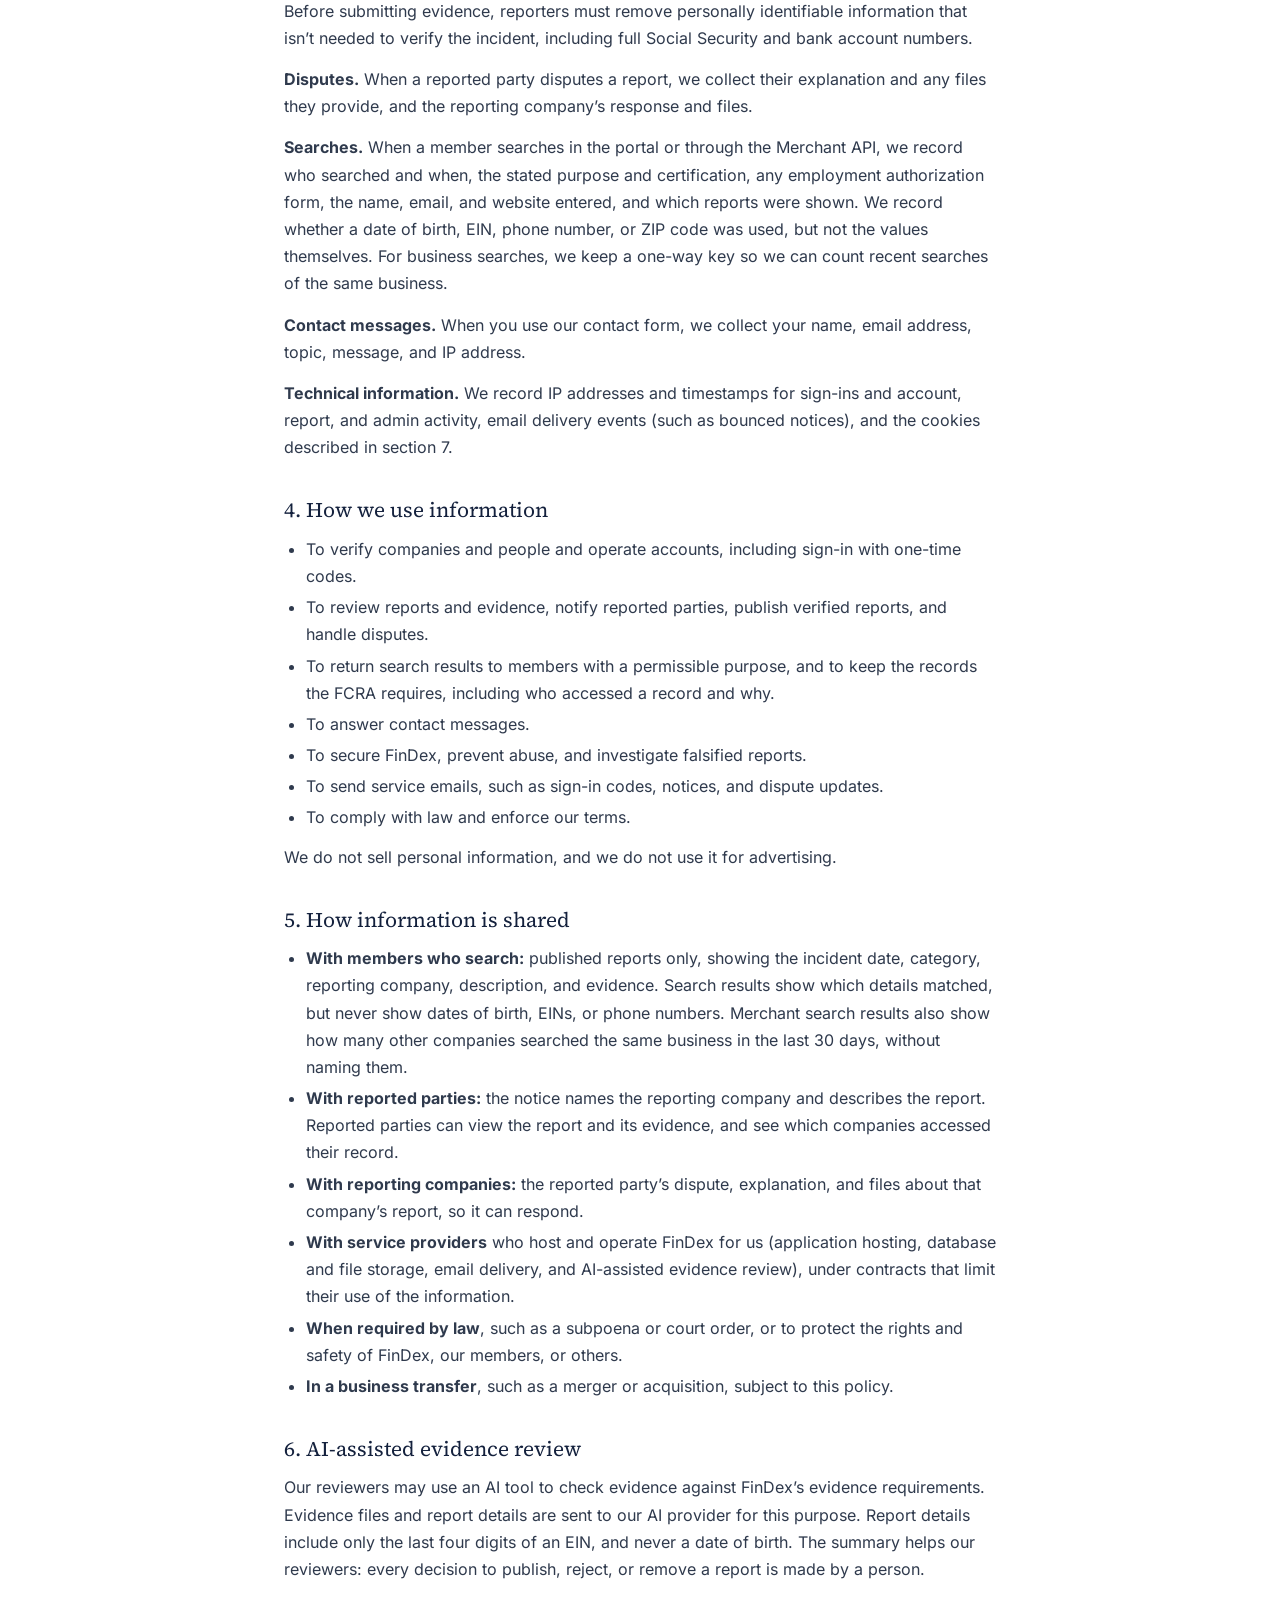
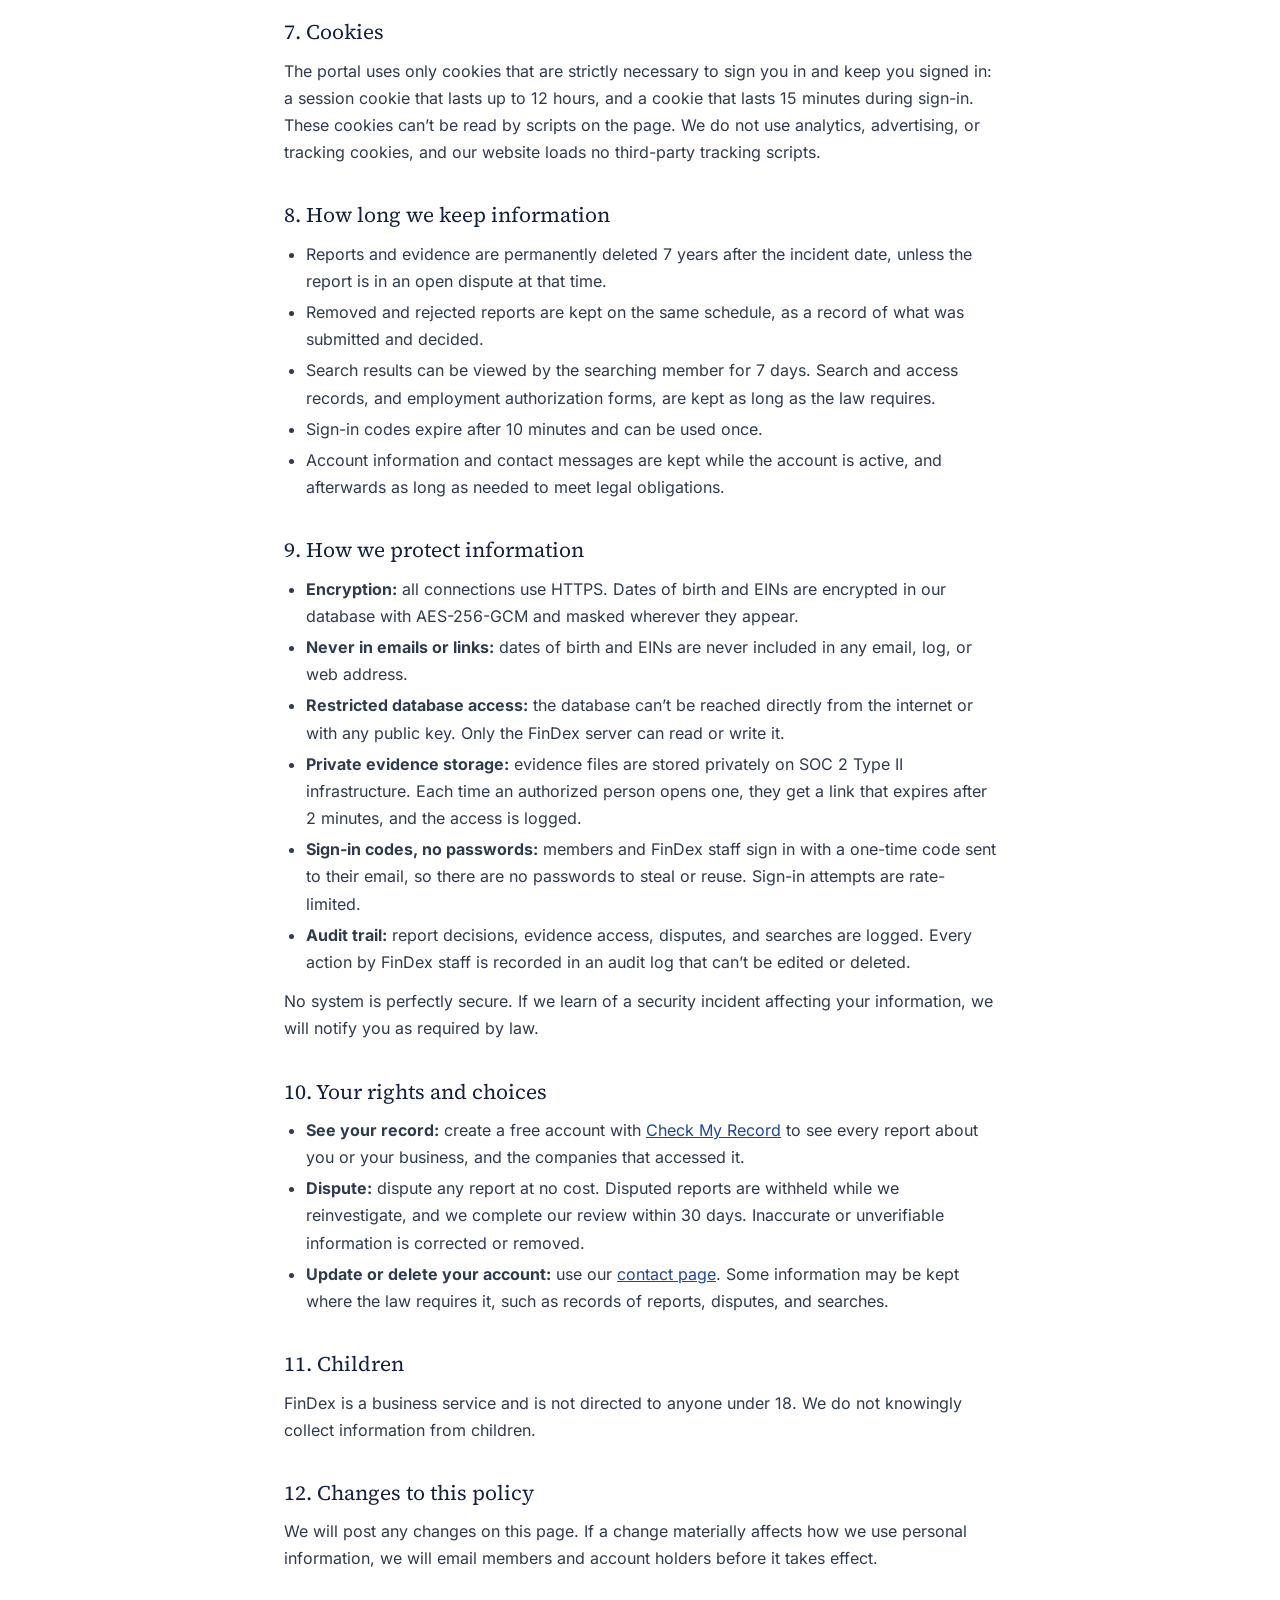
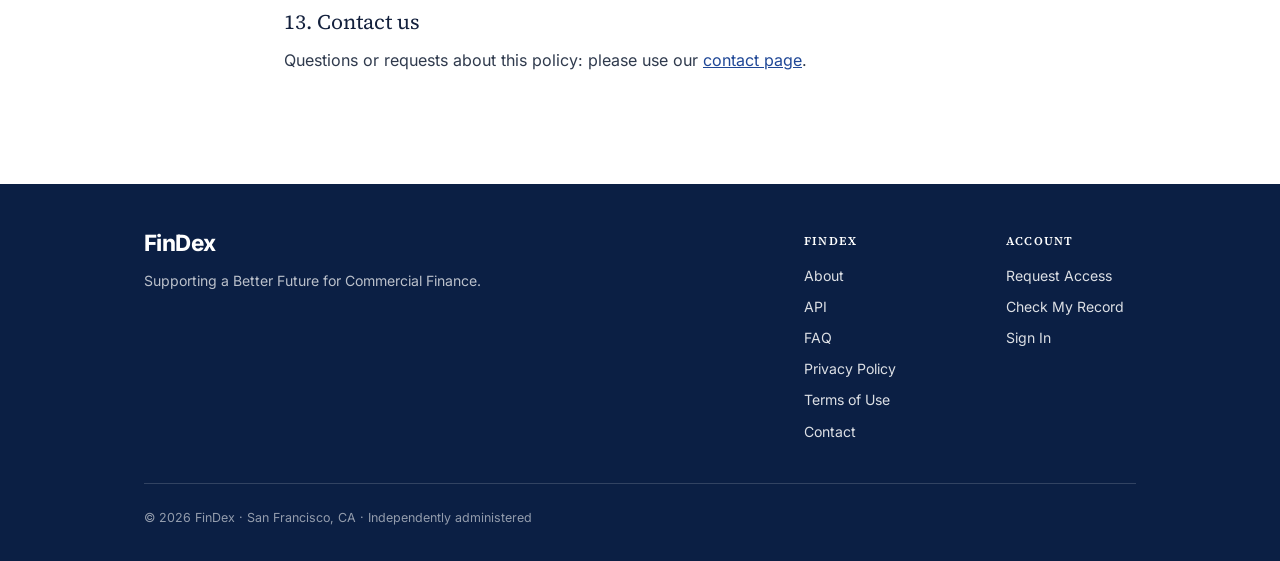
<file: privacy/index.html>
<!doctype html>
<html lang="en">
<head>
<meta charset="utf-8">
<meta name="viewport" content="width=device-width, initial-scale=1">
<title>Privacy Policy | FinDex</title>
<meta name="description" content="How FinDex protects your information. FinDex is finalizing its Privacy Policy and Terms of Use.">
<link rel="icon" href="../favicon.ico?v=4" sizes="48x48">
<link rel="icon" href="../favicon.svg?v=4" type="image/svg+xml">
<link rel="icon" href="../favicon-32.png?v=4" type="image/png" sizes="32x32">
<link rel="icon" href="../favicon-96.png?v=4" type="image/png" sizes="96x96">
<link rel="icon" href="../icon-192.png?v=4" type="image/png" sizes="192x192">
<link rel="apple-touch-icon" href="../apple-touch-icon.png?v=4">
<link rel="canonical" href="https://joinfindex.com/privacy/">
<meta name="theme-color" content="#0b1f44">
<meta property="og:type" content="website">
<meta property="og:site_name" content="FinDex">
<meta property="og:url" content="https://joinfindex.com/privacy/">
<meta property="og:title" content="Privacy Policy | FinDex">
<meta property="og:description" content="How FinDex protects your information. FinDex is finalizing its Privacy Policy and Terms of Use.">
<meta property="og:image" content="https://joinfindex.com/og-image.png?v=4">
<meta property="og:image:width" content="1200">
<meta property="og:image:height" content="630">
<meta property="og:image:alt" content="FinDex">
<meta name="twitter:card" content="summary_large_image">
<meta name="twitter:title" content="Privacy Policy | FinDex">
<meta name="twitter:description" content="How FinDex protects your information. FinDex is finalizing its Privacy Policy and Terms of Use.">
<meta name="twitter:image" content="https://joinfindex.com/og-image.png?v=4">
<link rel="preload" href="../fonts/inter-latin-var.woff2" as="font" type="font/woff2" crossorigin>
<link rel="preload" href="../fonts/source-serif-4-latin-400-normal.woff2" as="font" type="font/woff2" crossorigin>
<link rel="stylesheet" href="../css/site.css?v=44">
</head>
<body>

<header class="header">
  <div class="inner">
    <a href="../" class="wordmark" aria-label="FinDex home">Fin<span>Dex</span></a>
    <button class="menu-toggle" type="button" aria-expanded="false" aria-controls="site-nav" aria-label="Open menu">
      <span class="menu-bars" aria-hidden="true"><span></span><span></span><span></span></span>
    </button>
    <nav class="nav" id="site-nav" aria-label="Main">
      <a href="../about/">About</a>
      <a href="../faq/">FAQ</a>
      <a href="https://app.joinfindex.com/search">Search</a>
      <a href="https://app.joinfindex.com/contact">Contact</a>
      <a href="https://app.joinfindex.com/login">Sign In</a>
    </nav>
  </div>
</header>

<main>
  <div class="page legal">
    <h1>Privacy Policy</h1>
    <p class="legal-meta">Version 1.01</p>
    <h2>1. Who we are</h2>
    <p>FinDex is an independently administered, FCRA-compliant reporting database for commercial finance. It is operated by Duncan Consulting LLC, doing business as FinDex (“FinDex,” “we,” “us”), based in San Francisco, California.</p>
    <p>This policy covers our website at joinfindex.com, the FinDex portal at app.joinfindex.com, and the FinDex Merchant API. It explains what information we collect, how we use and share it, how long we keep it, how we protect it, and your rights and choices.</p>
    <h2>2. FinDex and the Fair Credit Reporting Act</h2>
    <p>FinDex collects evidence-based reports about individuals, vendors, and merchants, and makes published reports available to verified companies with a permissible purpose. We operate FinDex in accordance with the Fair Credit Reporting Act (FCRA). In practice:</p>
    <ul>
      <li>Only verified companies can search, and every search must state a permissible purpose: employment screening (individuals), partner due diligence (vendors), or underwriting (merchants). Employment screening also requires the employer’s certification that the individual signed a background check authorization.</li>
      <li>Every report must be supported by evidence and is reviewed before anything is published.</li>
      <li>Reported parties are emailed a notice, naming the reporting company, at least 10 days before a report is published. Individuals also receive the CFPB’s <em>A Summary of Your Rights Under the Fair Credit Reporting Act</em>.</li>
      <li>Anyone can view and dispute what has been reported about them, at no cost.</li>
    </ul>
    <h2>3. Information we collect</h2>
    <p><strong>Members.</strong> When a company requests access, we collect the requester’s name, business email address, job title, and phone number, and the company’s legal name, DBA, website, company type, and state of registration. We also record acceptance of the Member Terms and acknowledgment of the CFPB Notice to Users and Notice to Furnishers.</p>
    <p><strong>People and businesses checking their own record.</strong></p>
    <ul>
      <li>Individuals: name, email address, mobile number, date of birth, most recent company, job title, and whether they are an employee or contractor.</li>
      <li>Vendors: the contact’s name, business email address, phone number, and job title, and the company’s legal name, DBA, website, company type, and state of registration.</li>
      <li>Merchants: the contact’s name, email address, phone number, and title, and the business’s legal name, DBA, state of registration, website (optional), and EIN.</li>
    </ul>
    <p>We use these details to verify identity and to match a person or business to reports about them. FinDex never asks for any part of a Social Security number.</p>
    <p><strong>Reports and evidence.</strong> When a member submits a report, we collect information about the reported party, a description of the incident, its category and date, and supporting evidence files. Depending on who is reported, this may include:</p>
    <ul>
      <li>Individuals: name, email address, mobile number, date of birth, and home ZIP code (optional).</li>
      <li>Vendors: company name, website, vendor type, contact person, and contact email.</li>
      <li>Merchants: legal name, DBA, EIN, state of registration, contact person, and contact email.</li>
    </ul>
    <p>Before submitting evidence, reporters must remove personally identifiable information that isn’t needed to verify the incident, including full Social Security and bank account numbers.</p>
    <p><strong>Disputes.</strong> When a reported party disputes a report, we collect their explanation and any files they provide, and the reporting company’s response and files.</p>
    <p><strong>Searches.</strong> When a member searches in the portal or through the Merchant API, we record who searched and when, the stated purpose and certification, any employment authorization form, the name, email, and website entered, and which reports were shown. We record whether a date of birth, EIN, phone number, or ZIP code was used, but not the values themselves. For business searches, we keep a one-way key so we can count recent searches of the same business.</p>
    <p><strong>Contact messages.</strong> When you use our contact form, we collect your name, email address, topic, message, and IP address.</p>
    <p><strong>Technical information.</strong> We record IP addresses and timestamps for sign-ins and account, report, and admin activity, email delivery events (such as bounced notices), and the cookies described in section 7.</p>
    <h2>4. How we use information</h2>
    <ul>
      <li>To verify companies and people and operate accounts, including sign-in with one-time codes.</li>
      <li>To review reports and evidence, notify reported parties, publish verified reports, and handle disputes.</li>
      <li>To return search results to members with a permissible purpose, and to keep the records the FCRA requires, including who accessed a record and why.</li>
      <li>To answer contact messages.</li>
      <li>To secure FinDex, prevent abuse, and investigate falsified reports.</li>
      <li>To send service emails, such as sign-in codes, notices, and dispute updates.</li>
      <li>To comply with law and enforce our terms.</li>
    </ul>
    <p>We do not sell personal information, and we do not use it for advertising.</p>
    <h2>5. How information is shared</h2>
    <ul>
      <li><strong>With members who search:</strong> published reports only, showing the incident date, category, reporting company, description, and evidence. Search results show which details matched, but never show dates of birth, EINs, or phone numbers. Merchant search results also show how many other companies searched the same business in the last 30 days, without naming them.</li>
      <li><strong>With reported parties:</strong> the notice names the reporting company and describes the report. Reported parties can view the report and its evidence, and see which companies accessed their record.</li>
      <li><strong>With reporting companies:</strong> the reported party’s dispute, explanation, and files about that company’s report, so it can respond.</li>
      <li><strong>With service providers</strong> who host and operate FinDex for us (application hosting, database and file storage, email delivery, and AI-assisted evidence review), under contracts that limit their use of the information.</li>
      <li><strong>When required by law</strong>, such as a subpoena or court order, or to protect the rights and safety of FinDex, our members, or others.</li>
      <li><strong>In a business transfer</strong>, such as a merger or acquisition, subject to this policy.</li>
    </ul>
    <h2>6. AI-assisted evidence review</h2>
    <p>Our reviewers may use an AI tool to check evidence against FinDex’s evidence requirements. Evidence files and report details are sent to our AI provider for this purpose. Report details include only the last four digits of an EIN, and never a date of birth. The summary helps our reviewers: every decision to publish, reject, or remove a report is made by a person.</p>
    <h2>7. Cookies</h2>
    <p>The portal uses only cookies that are strictly necessary to sign you in and keep you signed in: a session cookie that lasts up to 12 hours, and a cookie that lasts 15 minutes during sign-in. These cookies can’t be read by scripts on the page. We do not use analytics, advertising, or tracking cookies, and our website loads no third-party tracking scripts.</p>
    <h2>8. How long we keep information</h2>
    <ul>
      <li>Reports and evidence are permanently deleted 7 years after the incident date, unless the report is in an open dispute at that time.</li>
      <li>Removed and rejected reports are kept on the same schedule, as a record of what was submitted and decided.</li>
      <li>Search results can be viewed by the searching member for 7 days. Search and access records, and employment authorization forms, are kept as long as the law requires.</li>
      <li>Sign-in codes expire after 10 minutes and can be used once.</li>
      <li>Account information and contact messages are kept while the account is active, and afterwards as long as needed to meet legal obligations.</li>
    </ul>
    <h2>9. How we protect information</h2>
    <ul>
      <li><strong>Encryption:</strong> all connections use HTTPS. Dates of birth and EINs are encrypted in our database with AES-256-GCM and masked wherever they appear.</li>
      <li><strong>Never in emails or links:</strong> dates of birth and EINs are never included in any email, log, or web address.</li>
      <li><strong>Restricted database access:</strong> the database can’t be reached directly from the internet or with any public key. Only the FinDex server can read or write it.</li>
      <li><strong>Private evidence storage:</strong> evidence files are stored privately on SOC 2 Type II infrastructure. Each time an authorized person opens one, they get a link that expires after 2 minutes, and the access is logged.</li>
      <li><strong>Sign-in codes, no passwords:</strong> members and FinDex staff sign in with a one-time code sent to their email, so there are no passwords to steal or reuse. Sign-in attempts are rate-limited.</li>
      <li><strong>Audit trail:</strong> report decisions, evidence access, disputes, and searches are logged. Every action by FinDex staff is recorded in an audit log that can’t be edited or deleted.</li>
    </ul>
    <p>No system is perfectly secure. If we learn of a security incident affecting your information, we will notify you as required by law.</p>
    <h2>10. Your rights and choices</h2>
    <ul>
      <li><strong>See your record:</strong> create a free account with <a href="https://app.joinfindex.com/check-my-record">Check My Record</a> to see every report about you or your business, and the companies that accessed it.</li>
      <li><strong>Dispute:</strong> dispute any report at no cost. Disputed reports are withheld while we reinvestigate, and we complete our review within 30 days. Inaccurate or unverifiable information is corrected or removed.</li>
      <li><strong>Update or delete your account:</strong> use our <a href="https://app.joinfindex.com/contact">contact page</a>. Some information may be kept where the law requires it, such as records of reports, disputes, and searches.</li>
    </ul>
    <h2>11. Children</h2>
    <p>FinDex is a business service and is not directed to anyone under 18. We do not knowingly collect information from children.</p>
    <h2>12. Changes to this policy</h2>
    <p>We will post any changes on this page. If a change materially affects how we use personal information, we will email members and account holders before it takes effect.</p>
    <h2>13. Contact us</h2>
    <p>Questions or requests about this policy: please use our <a href="https://app.joinfindex.com/contact">contact page</a>.</p>
  </div>
</main>

<footer class="footer">
  <div class="inner">
    <div class="footer-main">
      <div class="footer-about">
        <a href="../" class="wordmark" aria-label="FinDex home">Fin<span>Dex</span></a>
        <p>Supporting a Better Future for Commercial Finance.</p>
      </div>
      <div class="footer-cols">
        <div>
          <p class="footer-head">FinDex</p>
          <a href="../about/">About</a>
          <a href="../api/">API</a>
          <a href="../faq/">FAQ</a>
          <a href="../privacy/">Privacy Policy</a>
          <a href="../terms/">Terms of Use</a>
          <a href="https://app.joinfindex.com/contact">Contact</a>
        </div>
        <div>
          <p class="footer-head">Account</p>
          <a href="https://app.joinfindex.com/request-access">Request Access</a>
          <a href="https://app.joinfindex.com/check-my-record">Check My Record</a>
          <a href="https://app.joinfindex.com/login">Sign In</a>
        </div>
      </div>
    </div>
    <p class="operator"><span class="op-line">&copy; 2026 FinDex &middot; San Francisco, CA</span><span class="op-sep"> &middot; </span><span class="op-line">Independently administered</span></p>
  </div>
</footer>

<script>
  (function () {
    var header = document.querySelector('.header');
    var btn = document.querySelector('.menu-toggle');
    if (!header || !btn) return;
    var setOpen = function (open) {
      header.classList.toggle('menu-open', open);
      btn.setAttribute('aria-expanded', open ? 'true' : 'false');
      btn.setAttribute('aria-label', open ? 'Close menu' : 'Open menu');
    };
    btn.addEventListener('click', function () { setOpen(!header.classList.contains('menu-open')); });
    document.getElementById('site-nav').addEventListener('click', function (e) { if (e.target.closest('a')) setOpen(false); });
    document.addEventListener('keydown', function (e) { if (e.key === 'Escape') setOpen(false); });
  })();
  (function () {
    // One FAQ answer open at a time (fallback for browsers without <details name>).
    var items = document.querySelectorAll('.faq-list details');
    items.forEach(function (d) {
      d.addEventListener('toggle', function () {
        if (!d.open) return;
        items.forEach(function (o) { if (o !== d && o.open) o.open = false; });
      });
    });
  })();
</script>
</body>
</html>
</file>
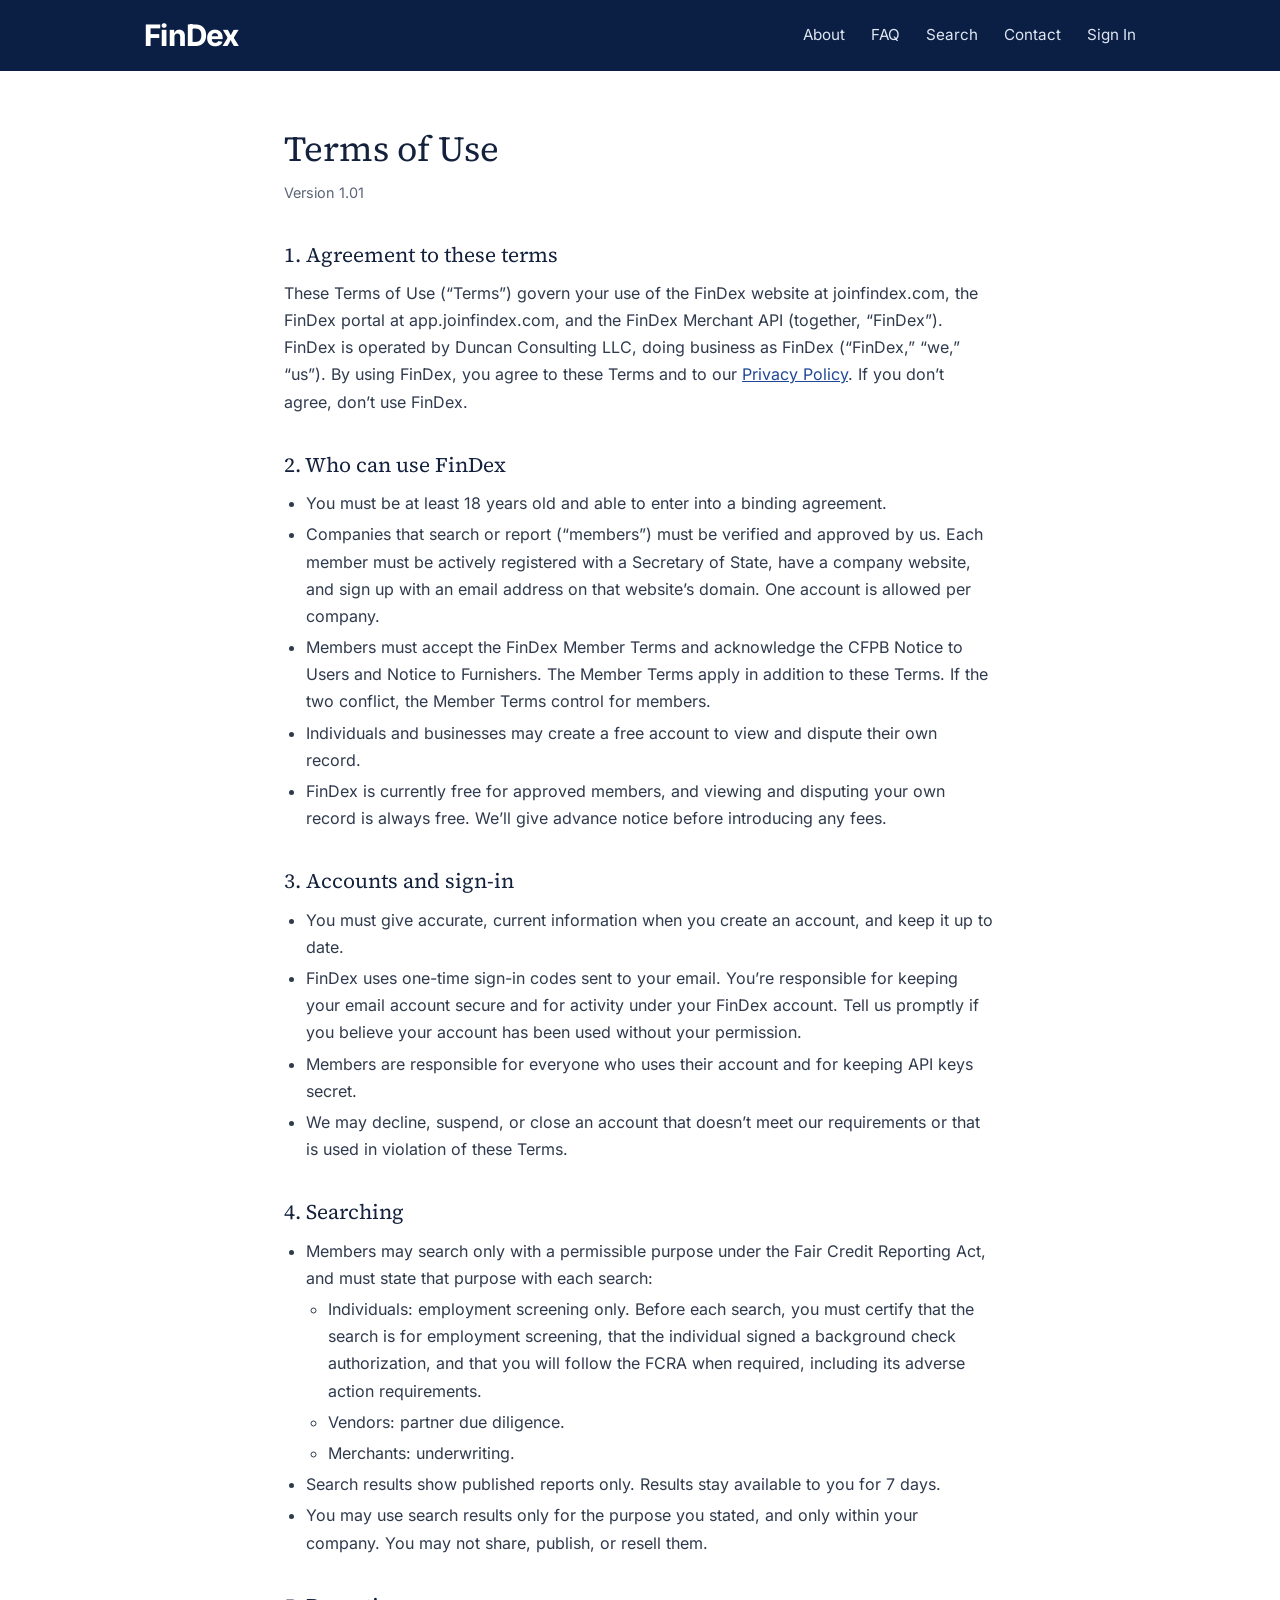
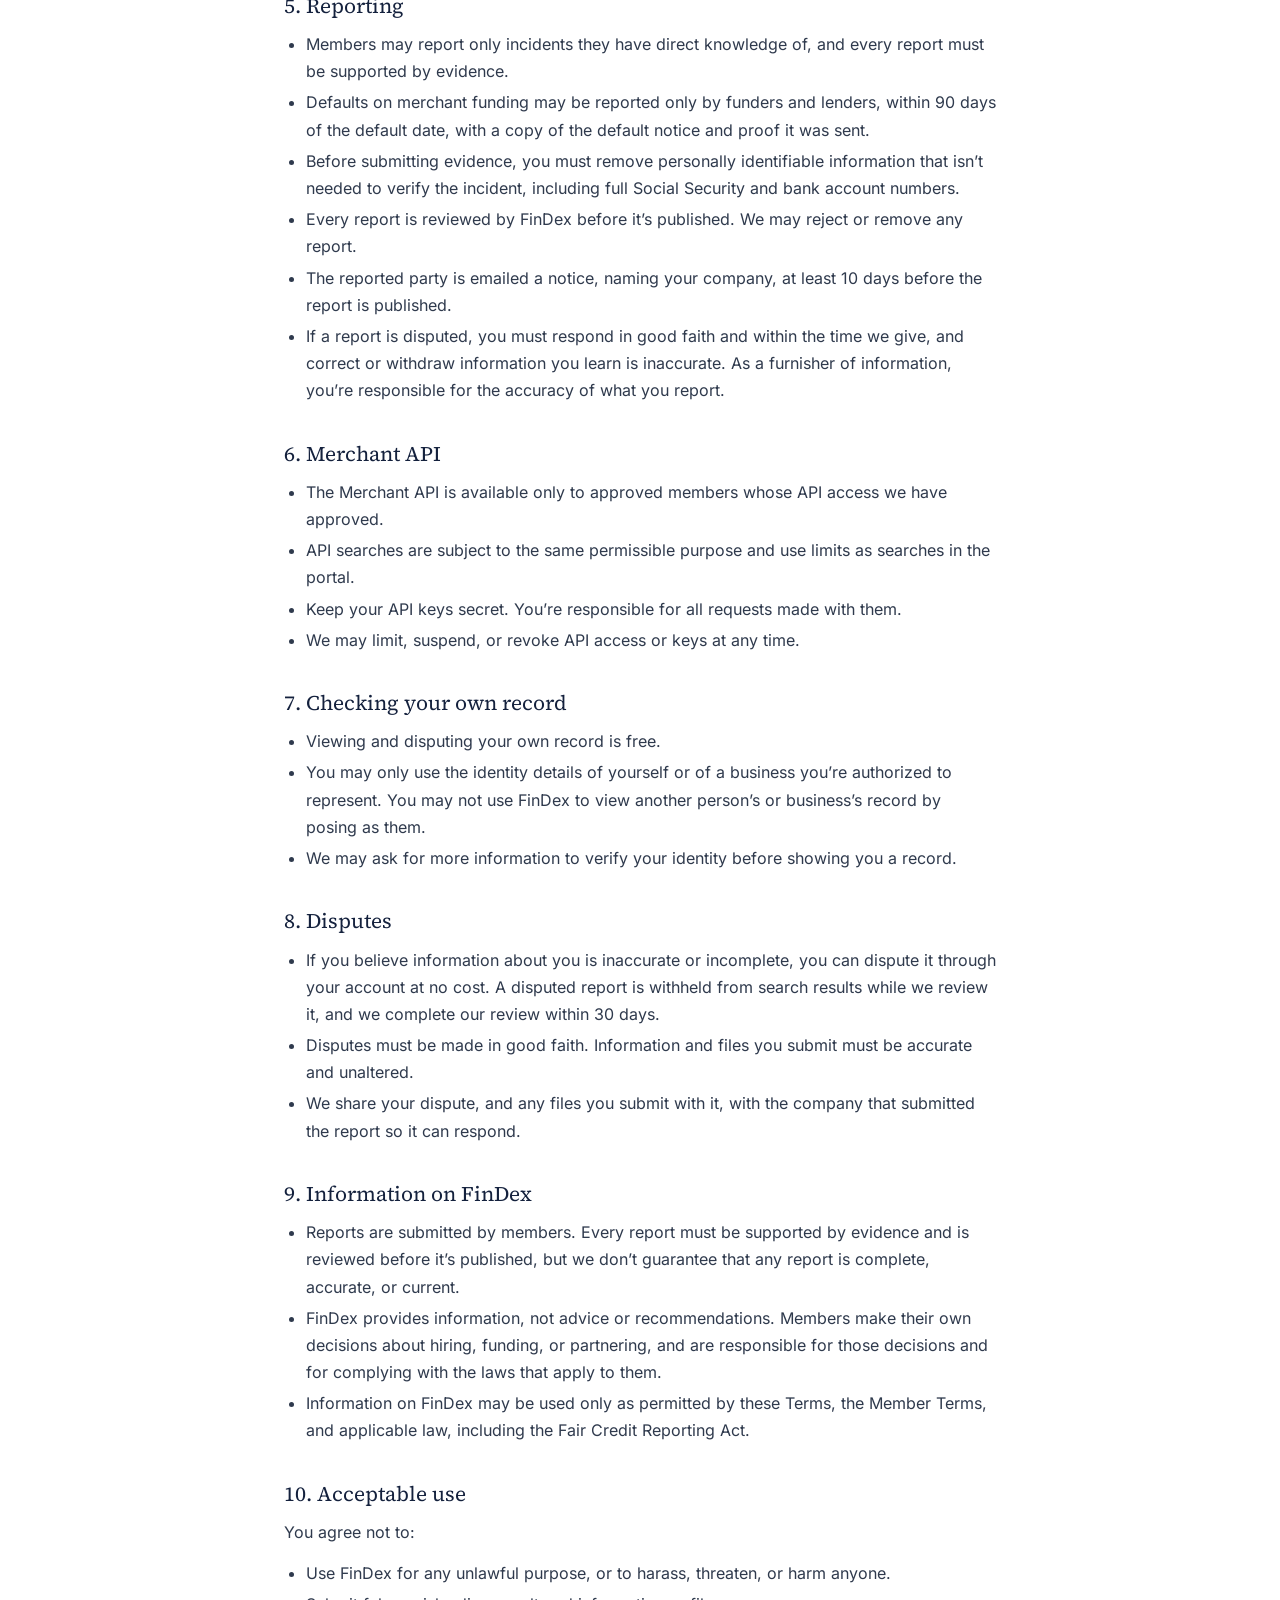
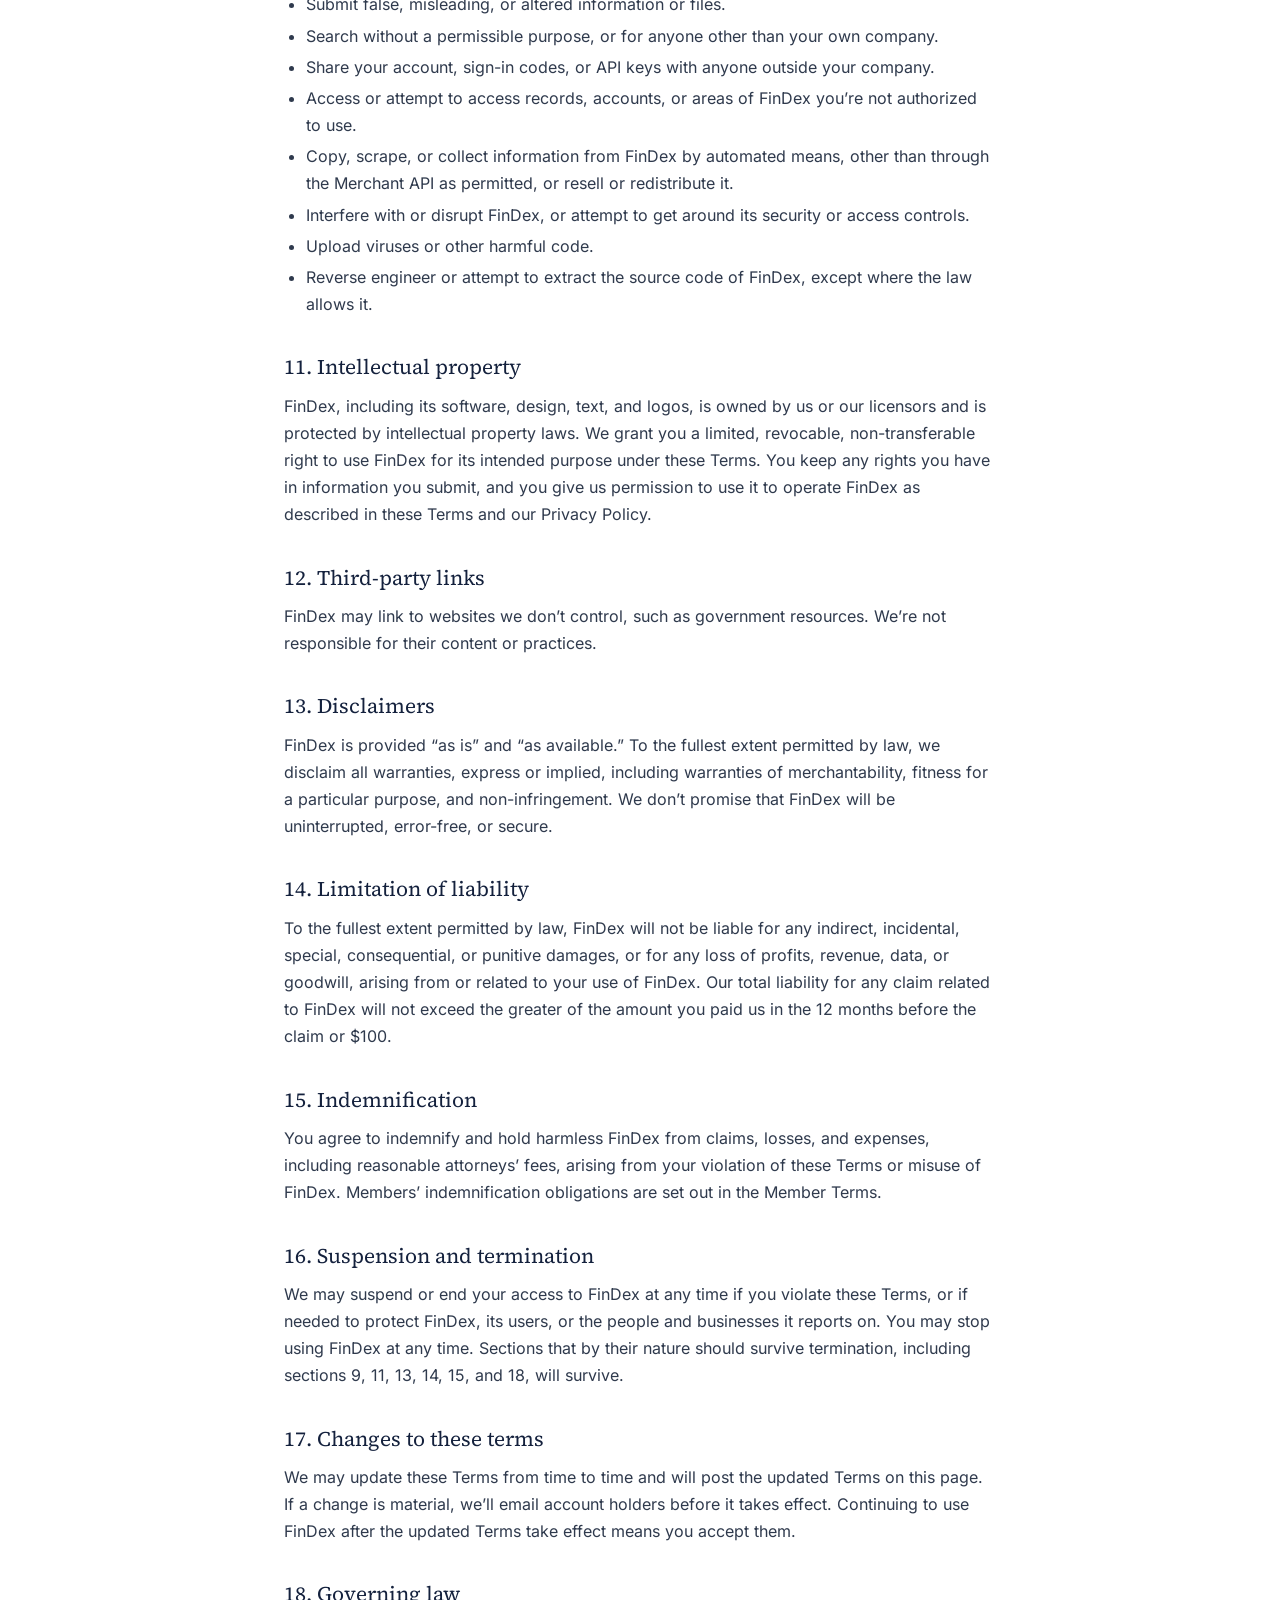
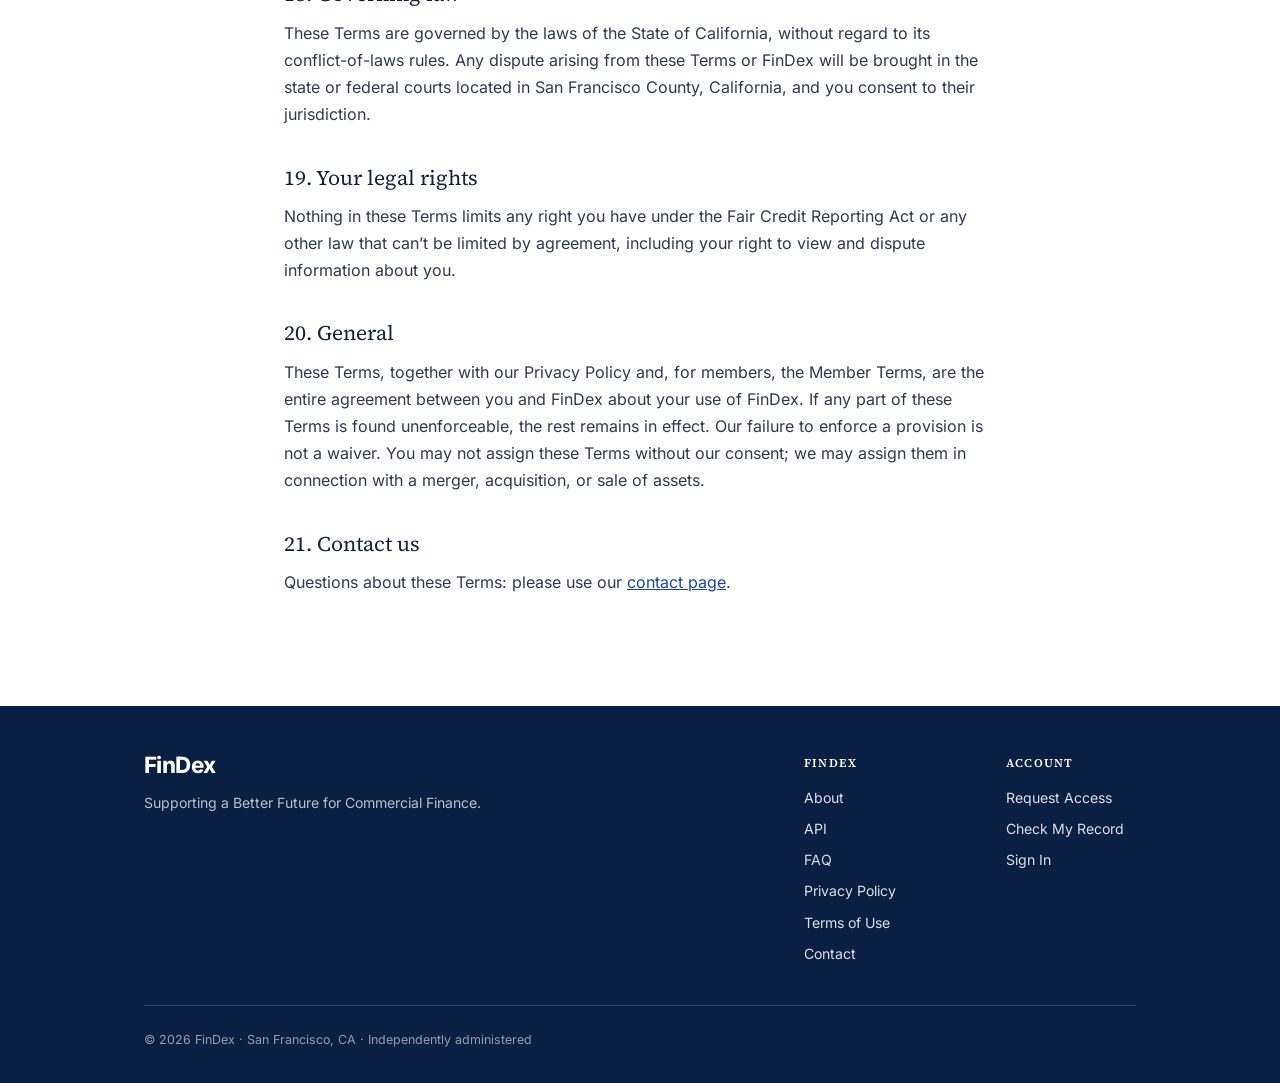
<file: terms/index.html>
<!doctype html>
<html lang="en">
<head>
<meta charset="utf-8">
<meta name="viewport" content="width=device-width, initial-scale=1">
<title>Terms of Use | FinDex</title>
<meta name="description" content="How FinDex protects your information. FinDex is finalizing its Privacy Policy and Terms of Use.">
<link rel="icon" href="../favicon.ico?v=4" sizes="48x48">
<link rel="icon" href="../favicon.svg?v=4" type="image/svg+xml">
<link rel="icon" href="../favicon-32.png?v=4" type="image/png" sizes="32x32">
<link rel="icon" href="../favicon-96.png?v=4" type="image/png" sizes="96x96">
<link rel="icon" href="../icon-192.png?v=4" type="image/png" sizes="192x192">
<link rel="apple-touch-icon" href="../apple-touch-icon.png?v=4">
<link rel="canonical" href="https://joinfindex.com/terms/">
<meta name="theme-color" content="#0b1f44">
<meta property="og:type" content="website">
<meta property="og:site_name" content="FinDex">
<meta property="og:url" content="https://joinfindex.com/terms/">
<meta property="og:title" content="Terms of Use | FinDex">
<meta property="og:description" content="How FinDex protects your information. FinDex is finalizing its Privacy Policy and Terms of Use.">
<meta property="og:image" content="https://joinfindex.com/og-image.png?v=4">
<meta property="og:image:width" content="1200">
<meta property="og:image:height" content="630">
<meta property="og:image:alt" content="FinDex">
<meta name="twitter:card" content="summary_large_image">
<meta name="twitter:title" content="Terms of Use | FinDex">
<meta name="twitter:description" content="How FinDex protects your information. FinDex is finalizing its Privacy Policy and Terms of Use.">
<meta name="twitter:image" content="https://joinfindex.com/og-image.png?v=4">
<link rel="preload" href="../fonts/inter-latin-var.woff2" as="font" type="font/woff2" crossorigin>
<link rel="preload" href="../fonts/source-serif-4-latin-400-normal.woff2" as="font" type="font/woff2" crossorigin>
<link rel="stylesheet" href="../css/site.css?v=44">
</head>
<body>

<header class="header">
  <div class="inner">
    <a href="../" class="wordmark" aria-label="FinDex home">Fin<span>Dex</span></a>
    <button class="menu-toggle" type="button" aria-expanded="false" aria-controls="site-nav" aria-label="Open menu">
      <span class="menu-bars" aria-hidden="true"><span></span><span></span><span></span></span>
    </button>
    <nav class="nav" id="site-nav" aria-label="Main">
      <a href="../about/">About</a>
      <a href="../faq/">FAQ</a>
      <a href="https://app.joinfindex.com/search">Search</a>
      <a href="https://app.joinfindex.com/contact">Contact</a>
      <a href="https://app.joinfindex.com/login">Sign In</a>
    </nav>
  </div>
</header>

<main>
  <div class="page legal">
    <h1>Terms of Use</h1>
    <p class="legal-meta">Version 1.01</p>
    <h2>1. Agreement to these terms</h2>
    <p>These Terms of Use (“Terms”) govern your use of the FinDex website at joinfindex.com, the FinDex portal at app.joinfindex.com, and the FinDex Merchant API (together, “FinDex”). FinDex is operated by Duncan Consulting LLC, doing business as FinDex (“FinDex,” “we,” “us”). By using FinDex, you agree to these Terms and to our <a href="../privacy/">Privacy Policy</a>. If you don’t agree, don’t use FinDex.</p>
    <h2>2. Who can use FinDex</h2>
    <ul>
      <li>You must be at least 18 years old and able to enter into a binding agreement.</li>
      <li>Companies that search or report (“members”) must be verified and approved by us. Each member must be actively registered with a Secretary of State, have a company website, and sign up with an email address on that website’s domain. One account is allowed per company.</li>
      <li>Members must accept the FinDex Member Terms and acknowledge the CFPB Notice to Users and Notice to Furnishers. The Member Terms apply in addition to these Terms. If the two conflict, the Member Terms control for members.</li>
      <li>Individuals and businesses may create a free account to view and dispute their own record.</li>
      <li>FinDex is currently free for approved members, and viewing and disputing your own record is always free. We’ll give advance notice before introducing any fees.</li>
    </ul>
    <h2>3. Accounts and sign-in</h2>
    <ul>
      <li>You must give accurate, current information when you create an account, and keep it up to date.</li>
      <li>FinDex uses one-time sign-in codes sent to your email. You’re responsible for keeping your email account secure and for activity under your FinDex account. Tell us promptly if you believe your account has been used without your permission.</li>
      <li>Members are responsible for everyone who uses their account and for keeping API keys secret.</li>
      <li>We may decline, suspend, or close an account that doesn’t meet our requirements or that is used in violation of these Terms.</li>
    </ul>
    <h2>4. Searching</h2>
    <ul>
      <li>Members may search only with a permissible purpose under the Fair Credit Reporting Act, and must state that purpose with each search:<ul><li>Individuals: employment screening only. Before each search, you must certify that the search is for employment screening, that the individual signed a background check authorization, and that you will follow the FCRA when required, including its adverse action requirements.</li><li>Vendors: partner due diligence.</li><li>Merchants: underwriting.</li></ul></li>
      <li>Search results show published reports only. Results stay available to you for 7 days.</li>
      <li>You may use search results only for the purpose you stated, and only within your company. You may not share, publish, or resell them.</li>
    </ul>
    <h2>5. Reporting</h2>
    <ul>
      <li>Members may report only incidents they have direct knowledge of, and every report must be supported by evidence.</li>
      <li>Defaults on merchant funding may be reported only by funders and lenders, within 90 days of the default date, with a copy of the default notice and proof it was sent.</li>
      <li>Before submitting evidence, you must remove personally identifiable information that isn’t needed to verify the incident, including full Social Security and bank account numbers.</li>
      <li>Every report is reviewed by FinDex before it’s published. We may reject or remove any report.</li>
      <li>The reported party is emailed a notice, naming your company, at least 10 days before the report is published.</li>
      <li>If a report is disputed, you must respond in good faith and within the time we give, and correct or withdraw information you learn is inaccurate. As a furnisher of information, you’re responsible for the accuracy of what you report.</li>
    </ul>
    <h2>6. Merchant API</h2>
    <ul>
      <li>The Merchant API is available only to approved members whose API access we have approved.</li>
      <li>API searches are subject to the same permissible purpose and use limits as searches in the portal.</li>
      <li>Keep your API keys secret. You’re responsible for all requests made with them.</li>
      <li>We may limit, suspend, or revoke API access or keys at any time.</li>
    </ul>
    <h2>7. Checking your own record</h2>
    <ul>
      <li>Viewing and disputing your own record is free.</li>
      <li>You may only use the identity details of yourself or of a business you’re authorized to represent. You may not use FinDex to view another person’s or business’s record by posing as them.</li>
      <li>We may ask for more information to verify your identity before showing you a record.</li>
    </ul>
    <h2>8. Disputes</h2>
    <ul>
      <li>If you believe information about you is inaccurate or incomplete, you can dispute it through your account at no cost. A disputed report is withheld from search results while we review it, and we complete our review within 30 days.</li>
      <li>Disputes must be made in good faith. Information and files you submit must be accurate and unaltered.</li>
      <li>We share your dispute, and any files you submit with it, with the company that submitted the report so it can respond.</li>
    </ul>
    <h2>9. Information on FinDex</h2>
    <ul>
      <li>Reports are submitted by members. Every report must be supported by evidence and is reviewed before it’s published, but we don’t guarantee that any report is complete, accurate, or current.</li>
      <li>FinDex provides information, not advice or recommendations. Members make their own decisions about hiring, funding, or partnering, and are responsible for those decisions and for complying with the laws that apply to them.</li>
      <li>Information on FinDex may be used only as permitted by these Terms, the Member Terms, and applicable law, including the Fair Credit Reporting Act.</li>
    </ul>
    <h2>10. Acceptable use</h2>
    <p>You agree not to:</p>
    <ul>
      <li>Use FinDex for any unlawful purpose, or to harass, threaten, or harm anyone.</li>
      <li>Submit false, misleading, or altered information or files.</li>
      <li>Search without a permissible purpose, or for anyone other than your own company.</li>
      <li>Share your account, sign-in codes, or API keys with anyone outside your company.</li>
      <li>Access or attempt to access records, accounts, or areas of FinDex you’re not authorized to use.</li>
      <li>Copy, scrape, or collect information from FinDex by automated means, other than through the Merchant API as permitted, or resell or redistribute it.</li>
      <li>Interfere with or disrupt FinDex, or attempt to get around its security or access controls.</li>
      <li>Upload viruses or other harmful code.</li>
      <li>Reverse engineer or attempt to extract the source code of FinDex, except where the law allows it.</li>
    </ul>
    <h2>11. Intellectual property</h2>
    <p>FinDex, including its software, design, text, and logos, is owned by us or our licensors and is protected by intellectual property laws. We grant you a limited, revocable, non-transferable right to use FinDex for its intended purpose under these Terms. You keep any rights you have in information you submit, and you give us permission to use it to operate FinDex as described in these Terms and our Privacy Policy.</p>
    <h2>12. Third-party links</h2>
    <p>FinDex may link to websites we don’t control, such as government resources. We’re not responsible for their content or practices.</p>
    <h2>13. Disclaimers</h2>
    <p>FinDex is provided “as is” and “as available.” To the fullest extent permitted by law, we disclaim all warranties, express or implied, including warranties of merchantability, fitness for a particular purpose, and non-infringement. We don’t promise that FinDex will be uninterrupted, error-free, or secure.</p>
    <h2>14. Limitation of liability</h2>
    <p>To the fullest extent permitted by law, FinDex will not be liable for any indirect, incidental, special, consequential, or punitive damages, or for any loss of profits, revenue, data, or goodwill, arising from or related to your use of FinDex. Our total liability for any claim related to FinDex will not exceed the greater of the amount you paid us in the 12 months before the claim or $100.</p>
    <h2>15. Indemnification</h2>
    <p>You agree to indemnify and hold harmless FinDex from claims, losses, and expenses, including reasonable attorneys’ fees, arising from your violation of these Terms or misuse of FinDex. Members’ indemnification obligations are set out in the Member Terms.</p>
    <h2>16. Suspension and termination</h2>
    <p>We may suspend or end your access to FinDex at any time if you violate these Terms, or if needed to protect FinDex, its users, or the people and businesses it reports on. You may stop using FinDex at any time. Sections that by their nature should survive termination, including sections 9, 11, 13, 14, 15, and 18, will survive.</p>
    <h2>17. Changes to these terms</h2>
    <p>We may update these Terms from time to time and will post the updated Terms on this page. If a change is material, we’ll email account holders before it takes effect. Continuing to use FinDex after the updated Terms take effect means you accept them.</p>
    <h2>18. Governing law</h2>
    <p>These Terms are governed by the laws of the State of California, without regard to its conflict-of-laws rules. Any dispute arising from these Terms or FinDex will be brought in the state or federal courts located in San Francisco County, California, and you consent to their jurisdiction.</p>
    <h2>19. Your legal rights</h2>
    <p>Nothing in these Terms limits any right you have under the Fair Credit Reporting Act or any other law that can’t be limited by agreement, including your right to view and dispute information about you.</p>
    <h2>20. General</h2>
    <p>These Terms, together with our Privacy Policy and, for members, the Member Terms, are the entire agreement between you and FinDex about your use of FinDex. If any part of these Terms is found unenforceable, the rest remains in effect. Our failure to enforce a provision is not a waiver. You may not assign these Terms without our consent; we may assign them in connection with a merger, acquisition, or sale of assets.</p>
    <h2>21. Contact us</h2>
    <p>Questions about these Terms: please use our <a href="https://app.joinfindex.com/contact">contact page</a>.</p>
  </div>
</main>

<footer class="footer">
  <div class="inner">
    <div class="footer-main">
      <div class="footer-about">
        <a href="../" class="wordmark" aria-label="FinDex home">Fin<span>Dex</span></a>
        <p>Supporting a Better Future for Commercial Finance.</p>
      </div>
      <div class="footer-cols">
        <div>
          <p class="footer-head">FinDex</p>
          <a href="../about/">About</a>
          <a href="../api/">API</a>
          <a href="../faq/">FAQ</a>
          <a href="../privacy/">Privacy Policy</a>
          <a href="../terms/">Terms of Use</a>
          <a href="https://app.joinfindex.com/contact">Contact</a>
        </div>
        <div>
          <p class="footer-head">Account</p>
          <a href="https://app.joinfindex.com/request-access">Request Access</a>
          <a href="https://app.joinfindex.com/check-my-record">Check My Record</a>
          <a href="https://app.joinfindex.com/login">Sign In</a>
        </div>
      </div>
    </div>
    <p class="operator"><span class="op-line">&copy; 2026 FinDex &middot; San Francisco, CA</span><span class="op-sep"> &middot; </span><span class="op-line">Independently administered</span></p>
  </div>
</footer>

<script>
  (function () {
    var header = document.querySelector('.header');
    var btn = document.querySelector('.menu-toggle');
    if (!header || !btn) return;
    var setOpen = function (open) {
      header.classList.toggle('menu-open', open);
      btn.setAttribute('aria-expanded', open ? 'true' : 'false');
      btn.setAttribute('aria-label', open ? 'Close menu' : 'Open menu');
    };
    btn.addEventListener('click', function () { setOpen(!header.classList.contains('menu-open')); });
    document.getElementById('site-nav').addEventListener('click', function (e) { if (e.target.closest('a')) setOpen(false); });
    document.addEventListener('keydown', function (e) { if (e.key === 'Escape') setOpen(false); });
  })();
  (function () {
    // One FAQ answer open at a time (fallback for browsers without <details name>).
    var items = document.querySelectorAll('.faq-list details');
    items.forEach(function (d) {
      d.addEventListener('toggle', function () {
        if (!d.open) return;
        items.forEach(function (o) { if (o !== d && o.open) o.open = false; });
      });
    });
  })();
</script>
</body>
</html>
</file>
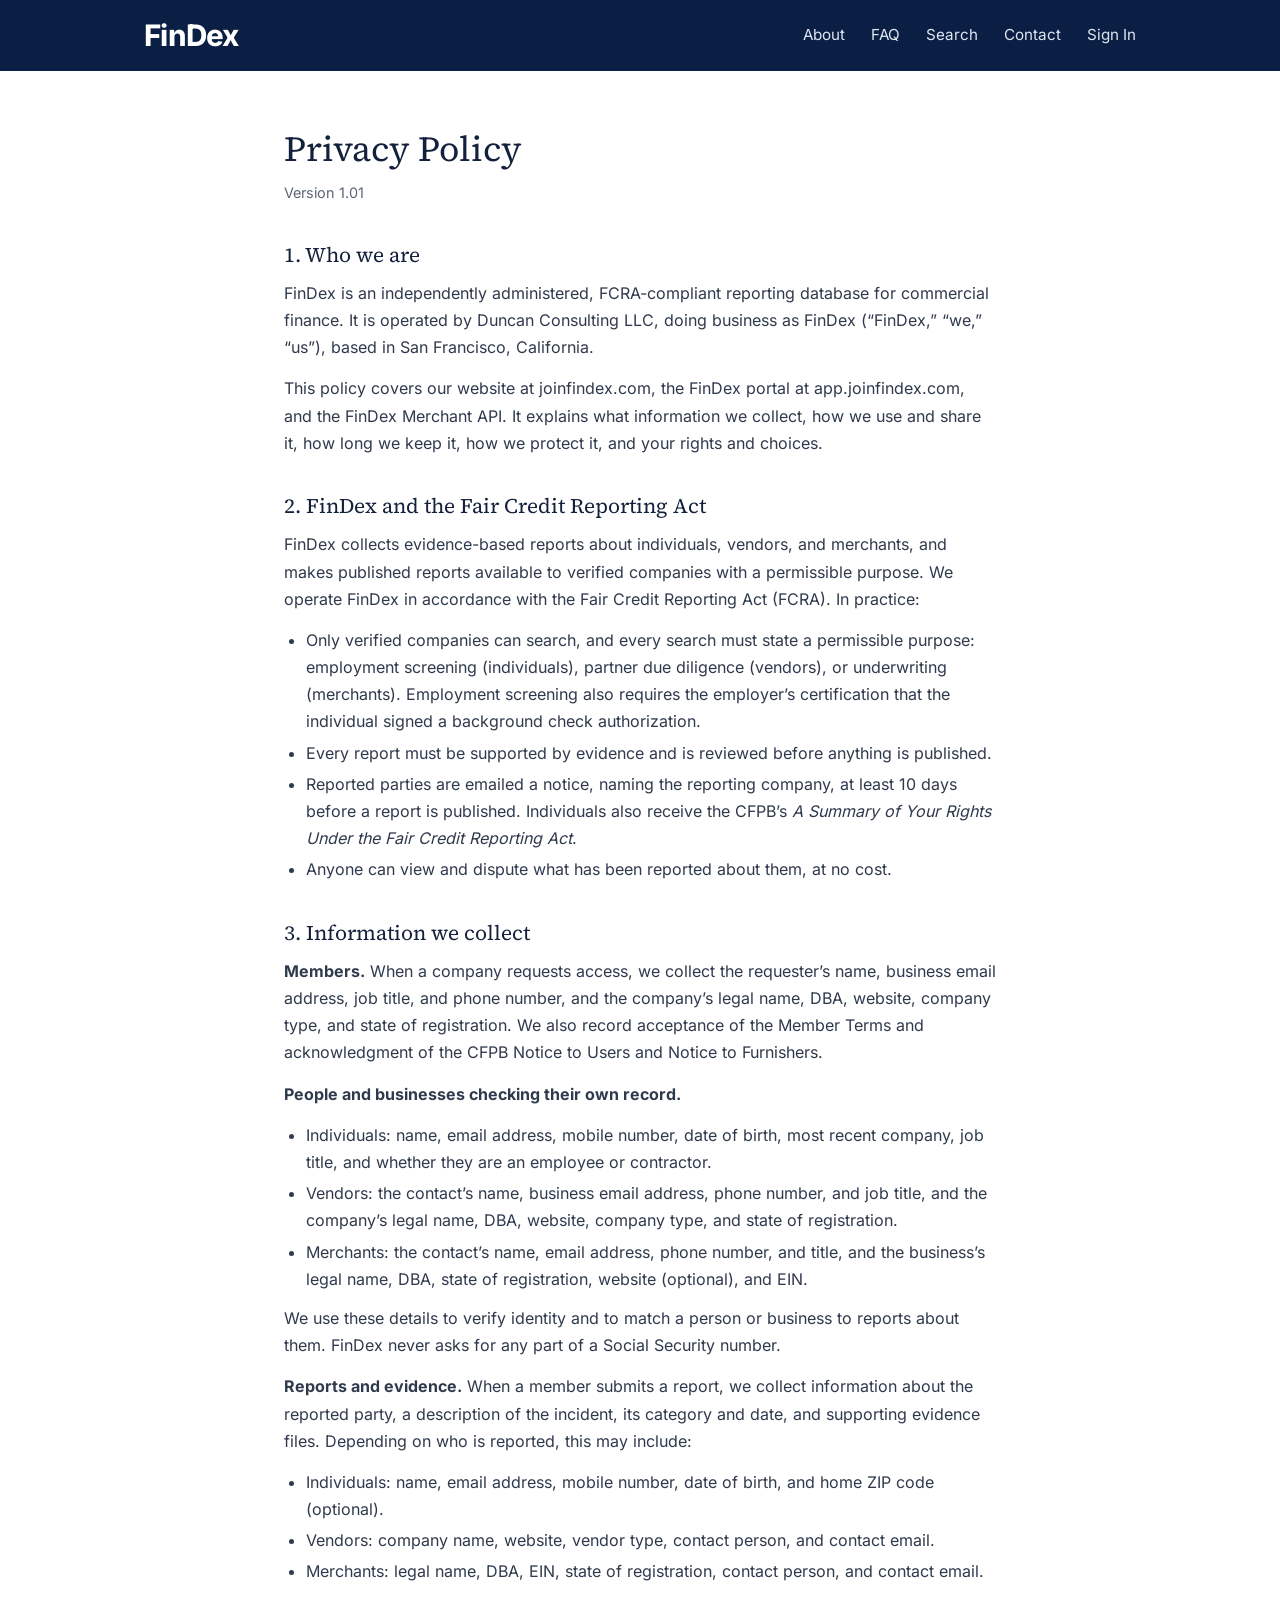
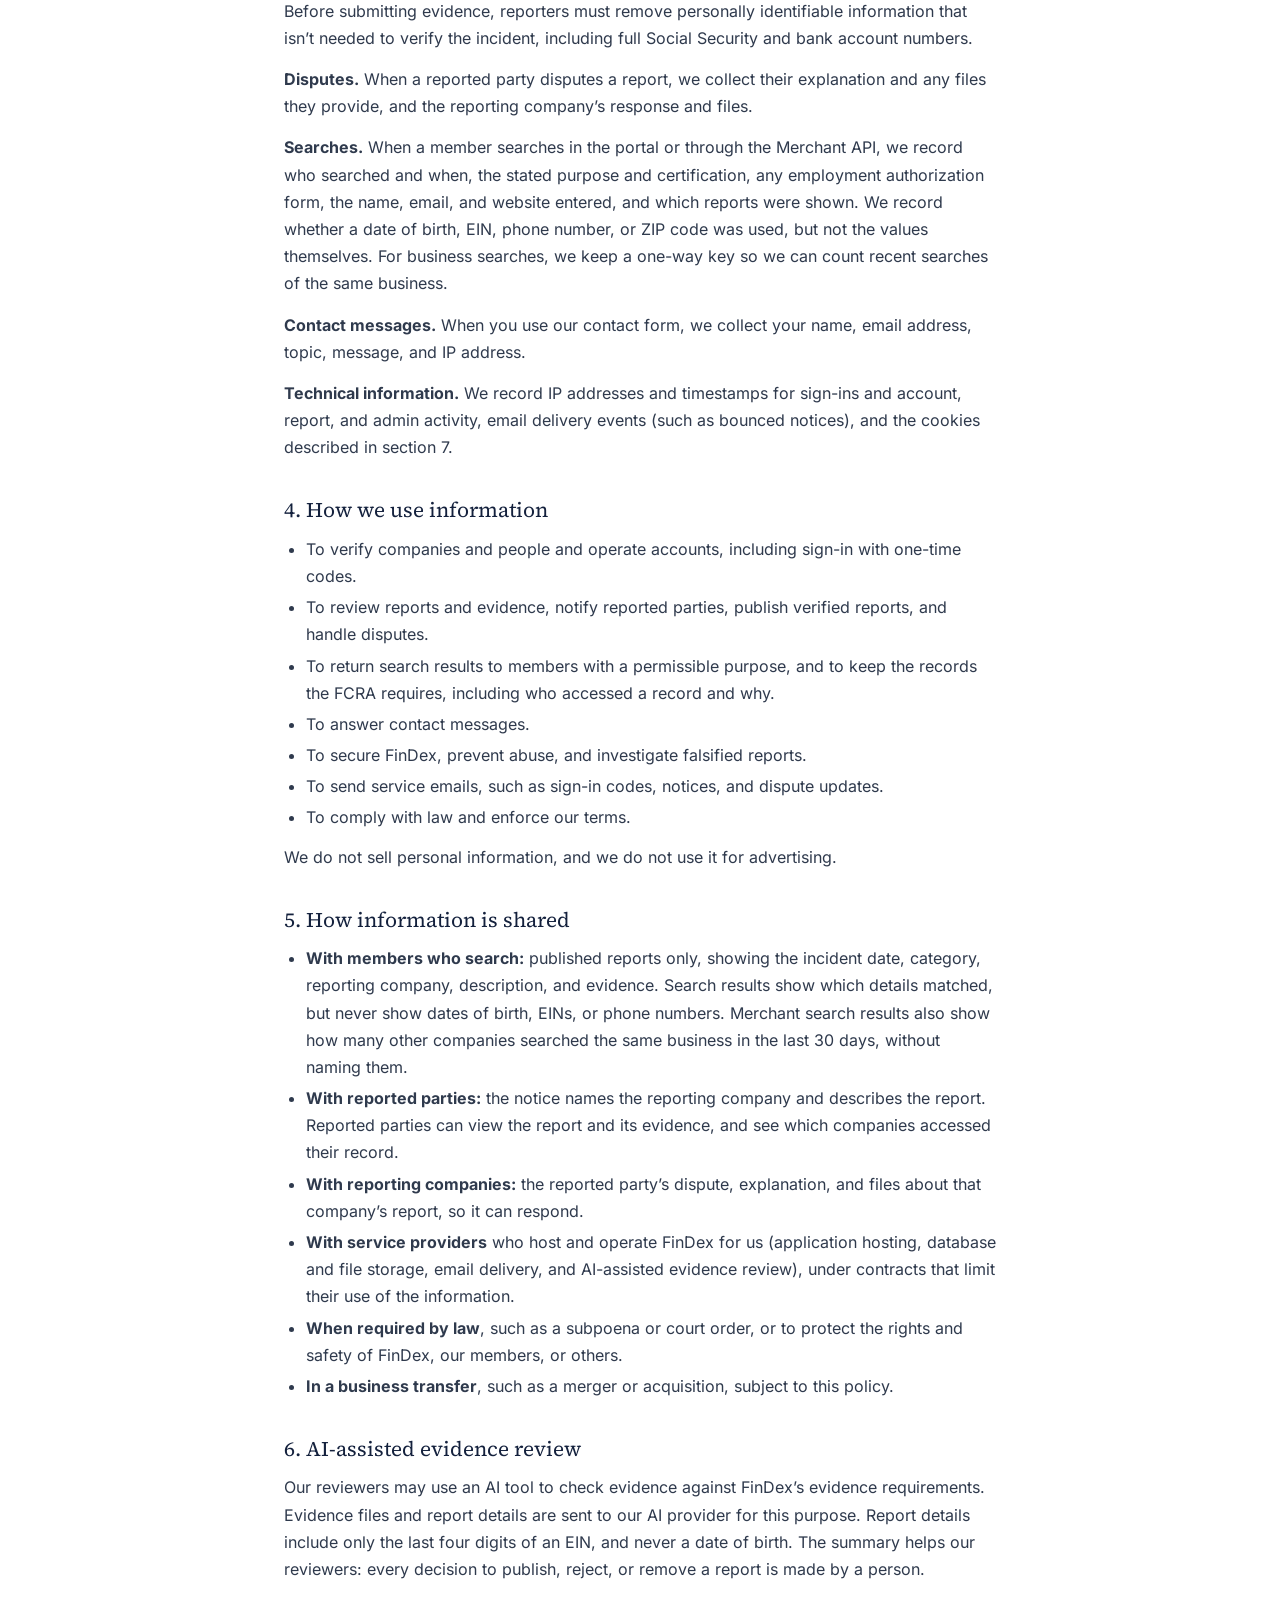
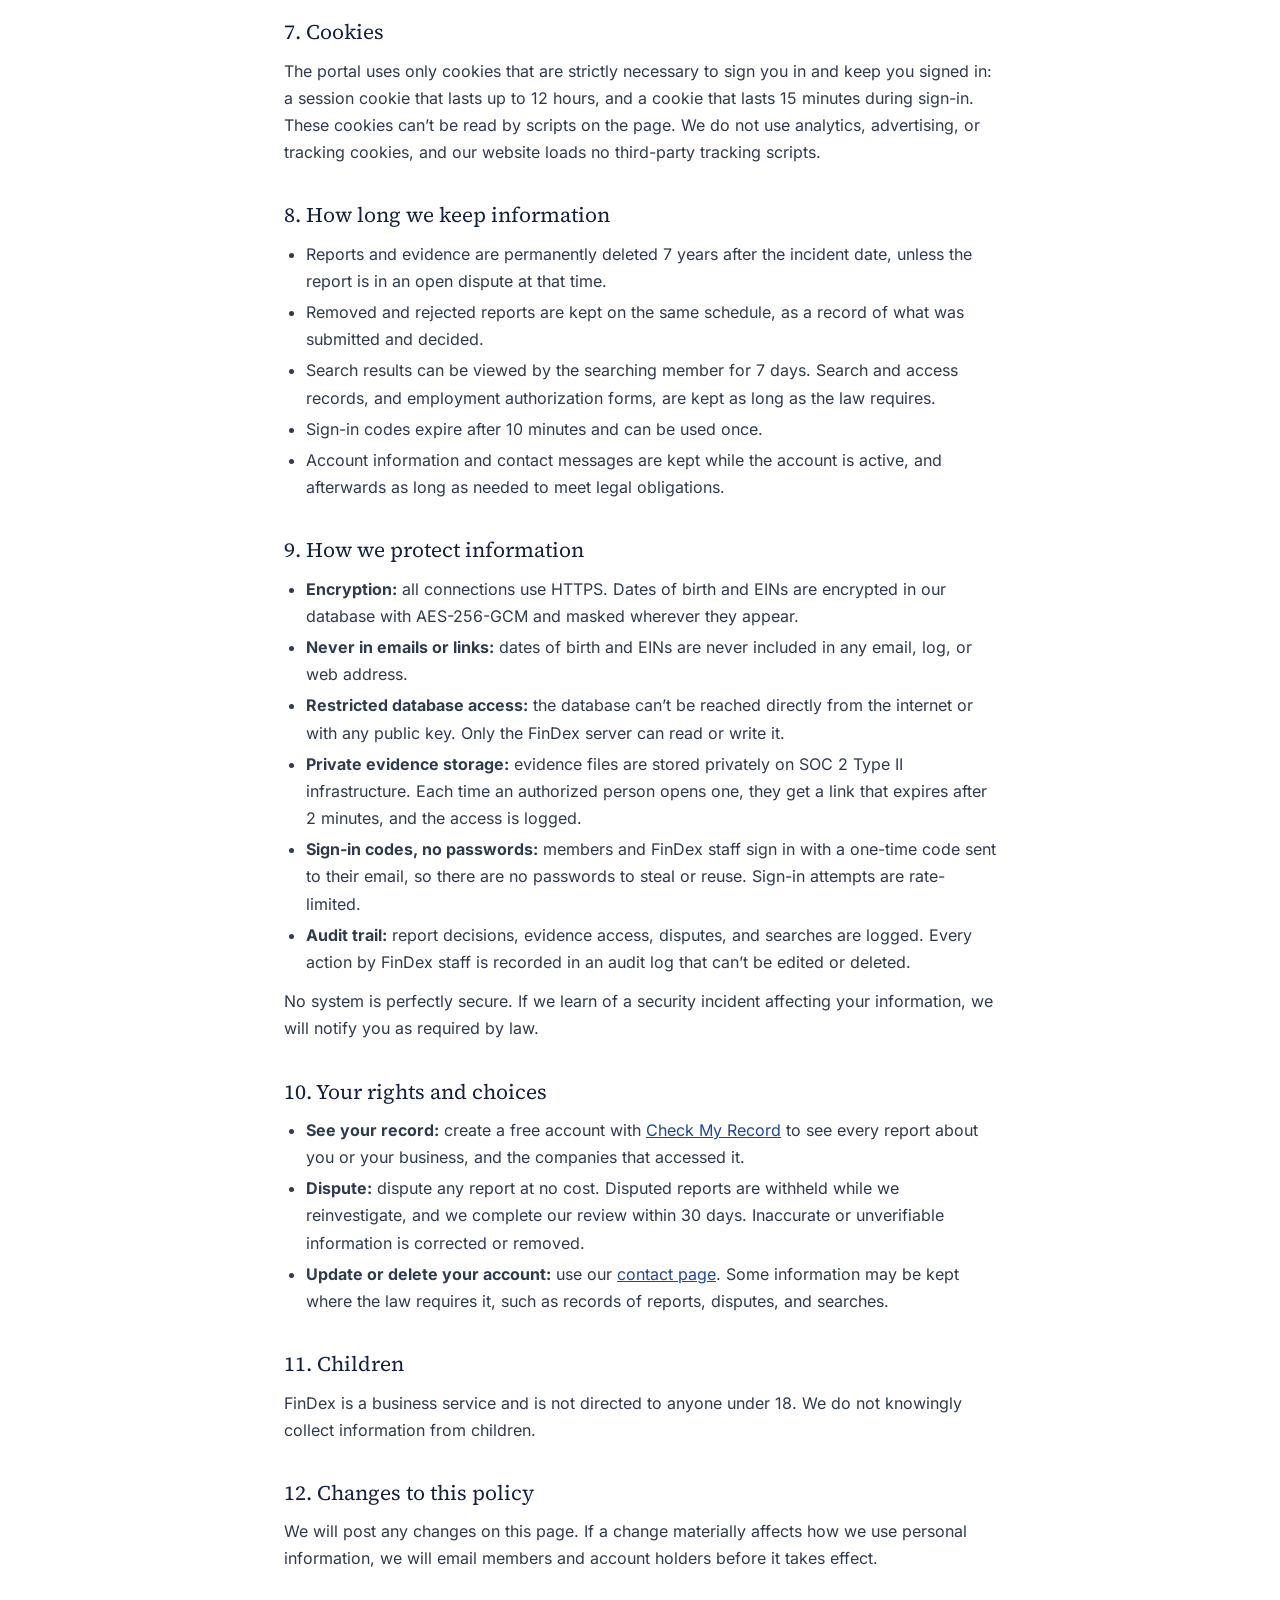
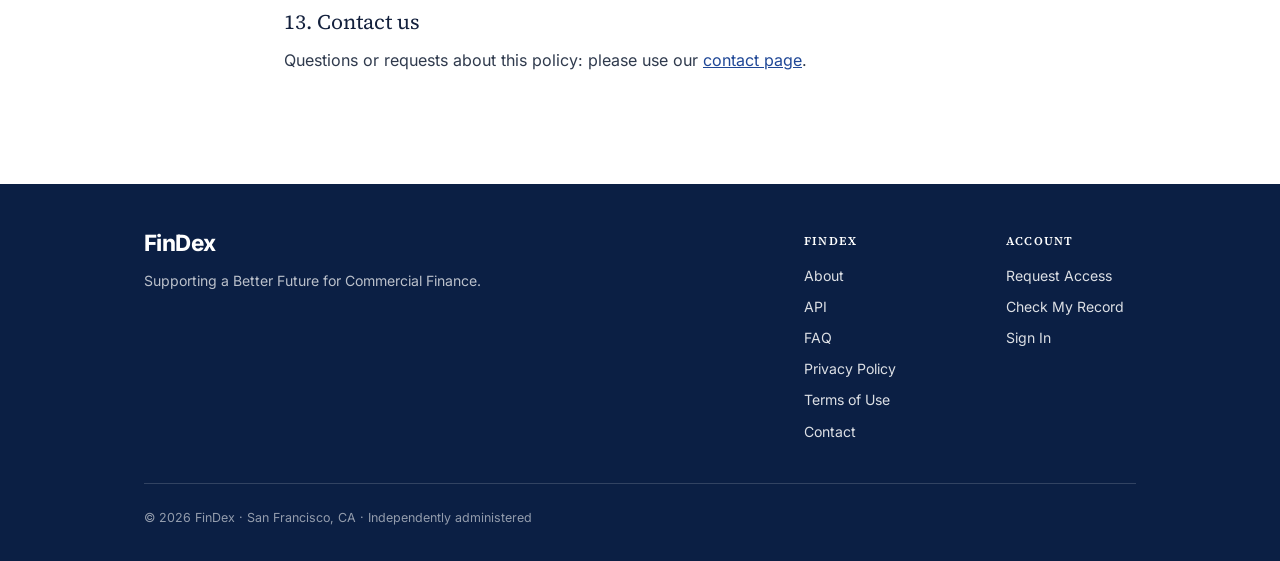
<file: privacy.html>
<!DOCTYPE html>
<html lang="en"><head><meta charset="utf-8"><meta name="robots" content="noindex"><title>Privacy &amp; Security | FinDex</title>
<meta http-equiv="refresh" content="0; url=privacy/"><link rel="canonical" href="https://joinfindex.com/privacy/"></head>
<body><p>This page has moved to <a href="privacy/">joinfindex.com/privacy</a>.</p></body></html>
</file>
<file: css/site.css>
/* FinDex: institutional. Navy (#1f4796) and dark navy, cool grays, square corners, serif headings, thin rules. No animations. */
@font-face {
  font-family: "Inter"; font-style: normal; font-weight: 100 900; font-display: swap;
  src: url("../fonts/inter-latin-var.woff2") format("woff2");
}
@font-face {
  font-family: "Source Serif 4"; font-style: normal; font-weight: 400; font-display: swap;
  src: url("../fonts/source-serif-4-latin-400-normal.woff2") format("woff2");
}
@font-face {
  font-family: "Source Serif 4"; font-style: normal; font-weight: 600 700; font-display: swap;
  src: url("../fonts/source-serif-4-latin-600-normal.woff2") format("woff2");
}
:root {
  --navy: #1f4796;
  --navy-dark: #0b1f44;
  --navy-hover: #173670;
  --ink: #14213d;
  --body: #2f3a4d;
  --muted: #5b6577;
  --line: #d5dae3;
  --rule: #b9c2d1;
  --soft: #f1f3f6;
  --serif: "Source Serif 4", Georgia, "Times New Roman", serif;
}
* { box-sizing: border-box; }
html { -webkit-text-size-adjust: 100%; }
body {
  margin: 0; min-height: 100vh; display: flex; flex-direction: column;
  background: #ffffff; color: var(--body);
  font-family: "Inter", system-ui, -apple-system, "Segoe UI", sans-serif;
  font-size: 16px; line-height: 1.65; -webkit-font-smoothing: antialiased;
}
a { color: var(--navy); }
a:hover { color: var(--navy-dark); }
a:focus-visible, button:focus-visible, summary:focus-visible { outline: 2px solid var(--navy); outline-offset: 2px; }
h1, h2, h3 { color: var(--ink); font-family: var(--serif); font-weight: 400; letter-spacing: 0; }
p { margin: 0 0 14px; }
.inner { max-width: 1040px; margin: 0 auto; padding: 0 24px; }

/* Header */
.header { position: sticky; top: 0; z-index: 50; background: var(--navy-dark); }
.header .inner { display: flex; flex-wrap: wrap; align-items: center; justify-content: space-between; gap: 12px 28px; padding-top: 18px; padding-bottom: 18px; }
.wordmark { font-weight: 750; font-size: 1.85rem; letter-spacing: -0.025em; line-height: 1; color: #fff; text-decoration: none; }
.wordmark span { color: inherit; }
.nav { display: flex; flex-wrap: wrap; align-items: center; gap: 4px 26px; font-size: 0.95rem; }
.nav a { color: #dfe6f3; text-decoration: none; padding: 4px 0; border-bottom: 2px solid transparent; }
.nav a:hover, .nav a.active { color: #fff; border-bottom-color: #fff; }
.menu-toggle { display: none; }

/* Hero */
main { flex: 1; }
.home { max-width: 1000px; margin: 0 auto; padding: 72px 24px 96px; }
.hero { text-align: center; margin: 0 auto 48px; }
.hero h1 { margin: 0 0 12px; font-size: 2rem; line-height: 1.25; color: var(--ink); text-wrap: balance; }
.hero p { margin: 0 auto; color: var(--muted); font-size: 1.15rem; line-height: 1.6; text-wrap: balance; }

/* The two cards */
.cards { display: grid; grid-template-columns: 1fr 1fr; gap: 32px; }
.card { display: flex; flex-direction: column; background: #fff; border: 1px solid var(--rule); overflow: hidden; }
.card-band {
  margin: 0; padding: 14px 28px; background: var(--soft); color: var(--ink); border-bottom: 1px solid var(--rule);
  font-family: var(--serif); font-size: 1.35rem; font-weight: 400; line-height: 1.3;
}
.card-body { flex: 1; display: flex; flex-direction: column; padding: 24px 28px 28px; }
.card-body > p { font-size: 0.97rem; line-height: 1.6; margin: 0 0 16px; }
.card-label { margin: 0 0 8px; font-size: 0.72rem; font-weight: 650; letter-spacing: 0.1em; text-transform: uppercase; color: var(--muted); }
.card-list { list-style: none; margin: 0 0 24px; padding: 0; border-top: 1px solid var(--line); }
.card-list li { padding: 8px 0 8px 26px; border-bottom: 1px solid var(--line); font-size: 0.95rem; color: var(--ink); position: relative; }
.card-list li::before { content: ""; position: absolute; left: 4px; top: 50%; width: 9px; height: 5px; margin-top: -4px; border-left: 2px solid var(--navy); border-bottom: 2px solid var(--navy); transform: rotate(-45deg); }
.card-actions { margin-top: auto; display: flex; flex-wrap: wrap; align-items: center; gap: 10px 18px; }
.button {
  display: inline-block; padding: 11px 22px; border: 1px solid var(--navy); background: var(--navy); color: #fff;
  font: inherit; font-size: 0.97rem; font-weight: 650; text-decoration: none; line-height: 1.3; cursor: pointer;
}
.button:hover { background: var(--navy-hover); border-color: var(--navy-hover); color: #fff; }
.button.secondary { background: #fff; color: var(--navy); border-color: var(--rule); }
.button.secondary:hover { background: var(--soft); color: var(--navy-dark); border-color: var(--muted); }
.card-note { font-size: 0.88rem; color: var(--muted); }

/* Home: gray title area, then two square cards with a gray title strip */
.home-hero { background: var(--soft); border-bottom: 1px solid var(--line); text-align: left; padding: 56px max(24px, calc((100vw - 992px) / 2)) 48px; }
.home-hero h1 { margin: 0 0 12px; font-size: 2.6rem; line-height: 1.2; color: var(--ink); text-wrap: balance; }
.home-hero p { margin: 0; font-size: 1.12rem; line-height: 1.6; color: var(--muted); text-wrap: balance; }
.home.tiles { padding-top: 48px; }
.tile .card-body { padding: 0 28px 28px; }
.tile-title { margin: 0 -28px 22px; padding: 14px 28px; background: var(--soft); border-bottom: 1px solid var(--rule); font-size: 1.35rem; line-height: 1.3; color: var(--ink); }

/* Inner pages (About, FAQ) */
.page { max-width: 760px; margin: 0 auto; padding: 56px 24px 96px; }
.page h1 { margin: 0 0 10px; font-size: 2.2rem; line-height: 1.25; color: var(--ink); }
.page .lead { margin: 0 0 8px; color: var(--body); font-size: 1.08rem; line-height: 1.7; }
.page h2 { margin: 36px 0 8px; font-size: 1.3rem; }
.page h2 + p { margin-top: 0; }
.page .faq-list { margin-top: 36px; }
.actions { margin-top: 36px; display: flex; flex-wrap: wrap; gap: 12px; }

/* FAQ */
.faq-list details { border-bottom: 1px solid var(--line); }
.faq-list summary { display: flex; justify-content: space-between; align-items: center; gap: 16px; padding: 16px 0; cursor: pointer; list-style: none; font-weight: 600; color: var(--ink); }
.faq-list summary::-webkit-details-marker { display: none; }
.faq-list summary::after { content: "+"; flex: none; width: 1.2em; text-align: center; font-size: 1.35rem; font-weight: 400; line-height: 1; color: var(--navy); }
.faq-list details[open] summary::after { content: "\2212"; }
.faq-list summary:hover { color: var(--navy); }
.faq-a { padding: 0 40px 18px 0; font-size: 0.97rem; }
.faq-a p:last-child { margin-bottom: 0; }
.faq-a ul { margin: 0 0 12px; padding-left: 20px; }
.faq-a li + li { margin-top: 6px; }
.faq-a strong { color: var(--ink); font-weight: 600; }

/* Footer */
.footer { background: var(--navy-dark); color: rgba(255,255,255,0.72); font-size: 0.88rem; }
.footer .inner { padding-top: 48px; padding-bottom: 32px; }
.footer a { color: rgba(255,255,255,0.86); text-decoration: none; }
.footer a:hover { color: #fff; text-decoration: underline; }
.footer-main { display: flex; flex-wrap: wrap; justify-content: space-between; gap: 32px 64px; }
.footer-about { flex: 1 1 320px; max-width: 420px; }
.footer-about .wordmark { color: #fff; font-size: 1.4rem; }
.footer-about .wordmark span { color: inherit; }
.footer-about p { margin: 12px 0 0; }
.footer-cols { display: flex; flex-wrap: wrap; gap: 28px 72px; }
.footer-cols > div { display: flex; flex-direction: column; gap: 8px; min-width: 130px; }
.footer-head { margin: 0 0 4px; font-family: var(--serif); font-size: 0.74rem; font-weight: 700; letter-spacing: 0.1em; text-transform: uppercase; color: #fff; }
.sr-only { position: absolute; width: 1px; height: 1px; padding: 0; margin: -1px; overflow: hidden; clip: rect(0, 0, 0, 0); white-space: nowrap; border: 0; }
.operator { margin: 40px 0 0; padding-top: 24px; border-top: 1px solid rgba(255,255,255,0.16); font-size: 0.78rem; color: rgba(255,255,255,0.56); }
.operator a { color: inherit; text-decoration: underline; }

/* Subtitle on one line wherever it fits beside the two cards; balanced over two lines on smaller screens. */
@media (min-width: 900px) { .hero p, .home-hero p { white-space: nowrap; } }
@media (max-width: 760px) {
  .inner { padding: 0 16px; }
  .header .inner { padding-top: 14px; padding-bottom: 14px; }
  .wordmark { font-size: 1.62rem; }
  .menu-toggle {
    display: inline-flex; align-items: center; justify-content: center; width: 42px; height: 42px; padding: 0;
    border: 1px solid rgba(255, 255, 255, 0.4); background: transparent; cursor: pointer;
  }
  .menu-bars { display: grid; gap: 4px; }
  .menu-bars span { display: block; width: 18px; height: 2px; background: #fff; }
  .header .nav { display: none; flex-basis: 100%; flex-direction: column; align-items: stretch; gap: 0; padding: 4px 0 2px; border-top: 1px solid rgba(255, 255, 255, 0.18); }
  .header.menu-open .nav { display: flex; }
  .header .nav a { padding: 12px 2px; border-bottom: 1px solid rgba(255, 255, 255, 0.14); font-size: 1rem; }
  .header .nav a:last-child { border-bottom: 0; }
  .home { padding: 40px 16px 64px; }
  .page { padding: 40px 16px 64px; }
  .page h1 { font-size: 1.8rem; }
  .hero { margin-bottom: 32px; }
  /* Phones: title on one line, sized to the screen (capped); subtitle wraps evenly if it must. */
  .hero h1, .home-hero h1 { font-size: min(2.1rem, calc((100vw - 40px) / 13)); white-space: nowrap; }
  .home-hero { padding: 36px 20px 32px; }
  /* Subtitle: two balanced lines on phones. */
  .home-hero p { font-size: min(1.15rem, calc((100vw - 40px) / 16)); }
  .home.tiles { padding: 32px 16px 64px; }
  .tile .card-body { padding: 0 20px 24px; }
  .tile-title { margin: 0 -20px 18px; padding: 12px 20px; font-size: 1.25rem; }
  .hero p { font-size: 1.05rem; }
  .cards { grid-template-columns: 1fr; gap: 24px; }
  .card-band { padding: 12px 20px; font-size: 1.2rem; }
  .card-body { padding: 20px 20px 24px; }
  .faq-a { padding-right: 0; }
  .footer .inner { padding-top: 40px; }
    .operator { text-align: center; }
  .operator .op-sep { display: none; }
  .operator .op-line { display: block; }
}
/* Mobile menu: opens inside the dark navy header. */
@media (max-width: 760px) {
  .header.menu-open { box-shadow: 0 8px 24px rgba(11, 31, 68, 0.3); }
  .header.menu-open .nav a:hover, .header.menu-open .nav a.active { color: #fff; background: rgba(255, 255, 255, 0.06); border-bottom-color: rgba(255, 255, 255, 0.14); }
  .header.menu-open .nav a:last-child { border-bottom: 0; }
}
@media print { .header, .footer { display: none; } }

/* API page */
.code { margin: 10px 0 16px; padding: 14px 16px; background: var(--soft); border: 1px solid var(--line); overflow-x: auto; }
.code code, .fields dt, .fields code, .page p code { font-family: ui-monospace, SFMono-Regular, Menlo, Consolas, monospace; font-size: 0.86rem; color: var(--ink); }
.fields { display: grid; grid-template-columns: max-content 1fr; gap: 10px 20px; margin: 16px 0; font-size: 0.95rem; }
.fields dt { padding-top: 2px; }
.fields dd { margin: 0; }
.note { color: var(--muted); font-size: 0.9rem; }
@media (max-width: 760px) {
  .fields { grid-template-columns: 1fr; gap: 2px; }
  .fields dd { margin-bottom: 10px; }
}
/* API options: three cards, like the home page */
.page-wide { max-width: 1000px; }
.page-wide > p, .page-wide > h2, .page-wide > .code, .page-wide > .fields, .page-wide > pre { max-width: 760px; }
.cards.three { grid-template-columns: repeat(3, 1fr); gap: 20px; margin: 32px 0 8px; }
.cards.three .card-band { padding: 12px 20px; font-size: 1.15rem; }
.cards.three .card-body { padding: 18px 20px 20px; }
.cards.three .card-body > p { margin-bottom: 14px; }
.cards.three .card-label { margin-bottom: 6px; }
code.send { display: block; padding: 10px 12px; background: var(--soft); border: 1px solid var(--line); font-family: ui-monospace, SFMono-Regular, Menlo, Consolas, monospace; font-size: 0.84rem; color: var(--ink); word-break: break-word; }
.cards.three .note { margin: 10px 0 0; }
.cards.three .note code { font-family: ui-monospace, SFMono-Regular, Menlo, Consolas, monospace; font-size: 0.84rem; }
@media (max-width: 900px) { .cards.three { grid-template-columns: 1fr; } }
.page .card-band { margin: 0; }
@media (min-width: 901px) { .cards.three .card-band { box-sizing: content-box; min-height: 2.6em; display: flex; align-items: center; } }
.options-list { display: grid; gap: 28px; margin: 36px 0 8px; }
.card.option .card-body > p:first-child { font-size: 1.02rem; color: var(--ink); }
.card.option .card-label { margin: 18px 0 6px; }
.card.option .code { margin: 0; }
.card.option .note { margin: 10px 0 0; }
.note.spaced { margin-top: 28px; }
/* Field and error lists: roomier columns with light gridlines */
.fields { gap: 0; column-gap: 40px; border-top: 1px solid var(--line); }
.fields dt, .fields dd { padding: 12px 0; border-bottom: 1px solid var(--line); }
.fields dd { margin: 0; }
@media (max-width: 760px) {
  .fields { column-gap: 0; }
  .fields dt { padding: 12px 0 2px; border-bottom: 0; }
  .fields dd { padding: 0 0 12px; margin-bottom: 0; }
}
@media (min-width: 761px) { .fields { column-gap: 0; } .fields dd { padding-left: 40px; } }
.info-box { margin: 32px 0 0; padding: 4px 24px 20px; background: var(--soft); border: 1px solid var(--line); }
.info-box h2 { margin-top: 20px; }
.info-box p:last-child { margin-bottom: 0; }
@media (max-width: 760px) { .info-box { padding: 2px 16px 16px; } }
.fields + .info-box { margin-top: 56px; }

/* Terms of Use and Privacy Policy */
.legal .legal-meta { margin: 0 0 8px; color: var(--muted); font-size: 0.9rem; }
.legal h2 { margin-top: 32px; }
.legal p, .legal li { line-height: 1.7; }
.legal ul { margin: 0 0 12px; padding-left: 22px; }
.legal li { margin: 4px 0; }
.legal li ul { margin: 4px 0; }
.header a:focus-visible, .header button:focus-visible, .footer a:focus-visible { outline-color: #fff; }
</file>
